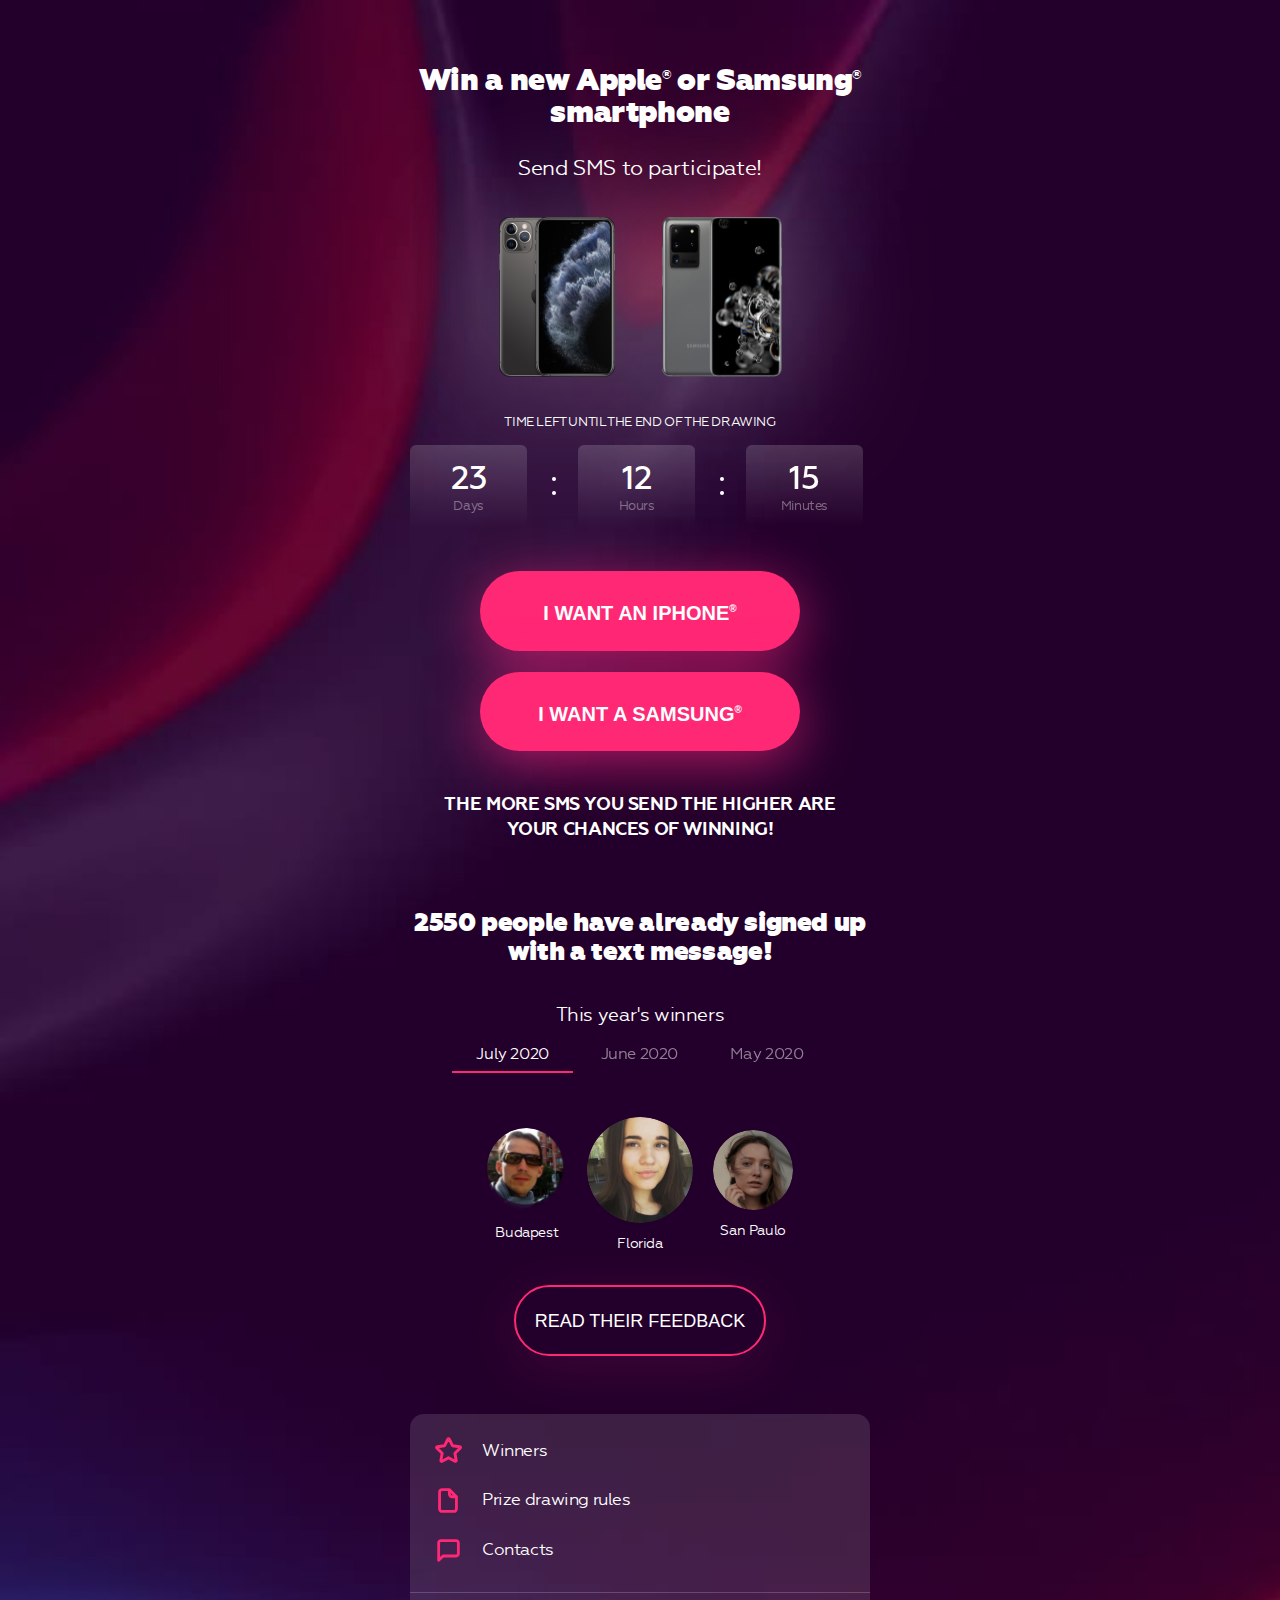
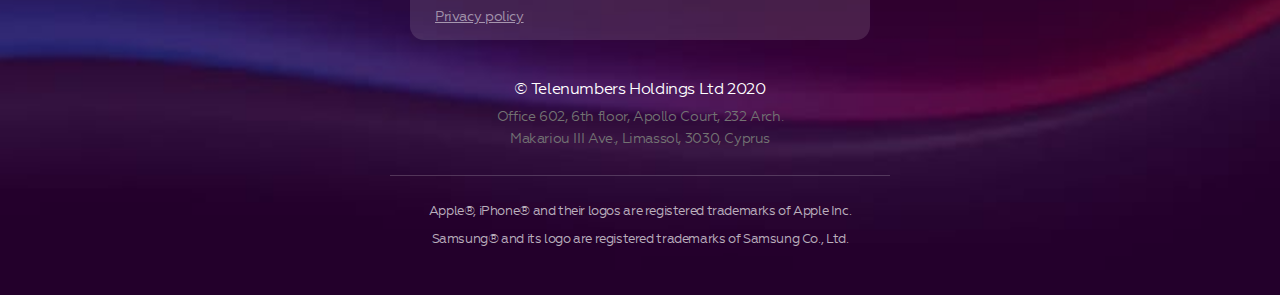
<file: index.html>
<!DOCTYPE html>
<html lang="en">
<head>
    <!-- Google Tag Manager -->
    <script>(function(w,d,s,l,i){w[l]=w[l]||[];w[l].push({'gtm.start':
    new Date().getTime(),event:'gtm.js'});var f=d.getElementsByTagName(s)[0],
    j=d.createElement(s),dl=l!='dataLayer'?'&l='+l:'';j.async=true;j.src=
    'https://www.googletagmanager.com/gtm.js?id='+i+dl;f.parentNode.insertBefore(j,f);
    })(window,document,'script','dataLayer','GTM-MFJRRHP');</script>
    <!-- End Google Tag Manager -->

    <!-- Global site tag (gtag.js) - Google Analytics -->
    <script async src="https://www.googletagmanager.com/gtag/js?id=UA-172728196-1"></script>
    <script>
      window.dataLayer = window.dataLayer || [];
      function gtag(){dataLayer.push(arguments);}
      gtag('js', new Date());

      gtag('config', 'UA-172728196-1');
    </script>

    <meta charset="UTF-8">
    <meta name="keywords" content=""/> 
    <meta name="description" content=""/>
    <meta http-equiv="Content-Security-Policy" content="default-src 'self'; script-src 'self' 'unsafe-inline' https:; manifest-src 'self'">
    <meta name="viewport" content="width=device-width, initial-scale=1.0, maximum-scale=1.0, user-scalable=yes"/>
    <link rel="apple-touch-icon" sizes="180x180" href="assets/images/apple-touch-icon.png">
    <link rel="icon" type="image/png" sizes="32x32" href="assets/images/favicon-32x32.png">
    <link rel="icon" type="image/png" sizes="16x16" href="assets/images/favicon-16x16.png">
    <link rel="manifest" href="assets/images/site.webmanifest">
    <link rel="mask-icon" href="assets/images/safari-pinned-tab.svg" color="#5bbad5">
    <link rel="shortcut icon" href="favicon.ico">
    <meta name="msapplication-TileColor" content="#da532c">
    <meta name="msapplication-config" content="assets/images/browserconfig.xml">
    <meta name="theme-color" content="#ffffff">
    <title>SMS Contest</title>
    <style>
        body {background-color: #30003D;}.holder {margin: 0 auto;padding: 0 20px;max-width: 376px;box-sizing: border-box;}h1 {font-weight: 900;font-size: 26px;line-height: 29px;margin-bottom: 14px;color: #ffffff;}p {color: #ffffff;}a {text-decoration: none;color: #ffffff;text-transform: uppercase;display: inline-block;font-weight: 900;outline: none;-webkit-tap-highlight-color: rgba(0,0,0,0);-webkit-tap-highlight-color: transparent;}.btn {display: block;background-color: #FF2875;}
    </style>
    <link rel="stylesheet" href="/assets/css/style.css?3">

    <!-- Facebook Pixel Code -->
    <script>
    !function(f,b,e,v,n,t,s)
    {if(f.fbq)return;n=f.fbq=function(){n.callMethod?
    n.callMethod.apply(n,arguments):n.queue.push(arguments)};
    if(!f._fbq)f._fbq=n;n.push=n;n.loaded=!0;n.version='2.0';
    n.queue=[];t=b.createElement(e);t.async=!0;
    t.src=v;s=b.getElementsByTagName(e)[0];
    s.parentNode.insertBefore(t,s)}(window, document,'script',
    'https://connect.facebook.net/en_US/fbevents.js');
    fbq('init', '325889015244980');
    fbq('track', 'PageView');
    </script>
    <noscript><img height="1" width="1" style="display:none"
    src="https://www.facebook.com/tr?id=325889015244980&ev=PageView&noscript=1"
    /></noscript>
    <!-- End Facebook Pixel Code -->
</head>
<body>
    <!-- Google Tag Manager (noscript) -->
    <noscript><iframe src="https://www.googletagmanager.com/ns.html?id=GTM-MFJRRHP"
    height="0" width="0" style="display:none;visibility:hidden"></iframe></noscript>
    <!-- End Google Tag Manager (noscript) -->

    <div class="layout">
        <main>
            <div class="holder">
                <h1>Win a new Apple<sup>&reg;</sup> or Samsung<sup>&reg;</sup> smartphone</h1>
                <p>Send SMS to participate!</p>
                <ul class="img-phone">
                    <li><a href="/sms?body=IPHONE" id="get_iphone"><img src="assets/images/img-phone1.png" alt="I WANT AN IPHONE"></a></li>
                    <li><a href="/sms?body=SAMSUNG" id="get_samsung"><img src="assets/images/img-phone2.png" alt="I WANT A SAMSUNG"></a></li>
                </ul>

                <div class="countdown-holder">
                    <h2>Time left until the end of the drawing</h2>
                    <div class="countdown" id="countdown"></div>
                </div>

                <button class="btn"><a id="get_iphone_l" href="/sms?body=IPHONE">I WANT AN IPHONE<sup>&reg;</sup></a></button>
                <button class="btn"><a id="get_samsung_l" href="/sms?body=SAMSUNG">I WANT A SAMSUNG<sup>&reg;</sup></a></button>
                <h2>THE MORE SMS YOU SEND THE HIGHER ARE YOUR CHANCES OF WINNING!</h2>
            </div>
        </main>

        <div id="bl-winners">
            <div class="holder">
                <h2>2550 people have already signed up with a text message!</h2>
                <p>This year's winners</p>

                <div class="tabs">
                    <ul>
                        <li><a href="#july">July 2020</a></li>
                        <li><a href="#june">June 2020</a></li>
                        <li><a href="#may">May 2020</a></li>
                    </ul>
                </div>

                <div class="content">
                    <ul id="july">
                        <li><img src="assets/images/winner1.png" alt="Max, 32, Budapest" title="Max, 32, Budapest">Budapest</li>
                        <li class="bigger"><img src="assets/images/winner2.png" alt="Miriam, 55, Florida" title="Miriam, 55, Florida">Florida</li>
                        <li><img src="assets/images/winner3.png" alt="Adriana, 21, San Paulo" title="Adriana, 21, San Paulo">San Paulo</li>
                    </ul>
                    <ul id="june">
                        <li><img src="assets/images/winner4.png" alt="Olivia, 18, Brisbane" title="Olivia, 18, Brisbane">Brisbane</li>
                        <li class="bigger"><img src="assets/images/winner5.png" alt="Aarnav, 29, Mumbai" title="Aarnav, 29, Mumbai">Mumbai</li>
                        <li><img src="assets/images/winner6.png" alt="Catalina, 39, Madrid" title="Catalina, 39, Madrid">Madrid</li>
                    </ul>
                    <ul id="may">
                        <li><img src="assets/images/winner7.png" alt="Lola, 29, Berlin" title="Lola, 29, Berlin">Berlin</li>
                        <li class="bigger"><img src="assets/images/winner8.png" alt="Catherine, 21, Sarajevo" title="Catherine, 21, Sarajevo">Sarajevo</li>
                        <li><img src="assets/images/winner9.png" alt="Ben, 35, Vancouver" title="Ben, 35, Vancouver">Vancouver</li>
                    </ul>
                </div>                

                <button class="btn"><a href="/winners.html">read their feedback</a></button>
            </div>
        </div>

        <div id="mn-main" class="holder">
            <div class="wrap">
                <ul>
                    <li class="winners"><a href="/winners.html">Winners</a></li>
                    <li class="rules"><a href="/rules.html">Prize drawing rules</a></li>
                    <li class="contacts"><a href="/contacts.html">Contacts</a></li>
                </ul>
                <a href="privacy.html" class="privacy">Privacy policy</a>
            </div>
        </div>

        <footer>
            <div class="holder">
                <div id="copyright">&copy; Telenumbers Holdings Ltd 2020</div>
                <div id="address">Office 602, 6th floor, Apollo Court, 232 Arch. Makariou III Ave., Limassol, 3030, Cyprus</div>
            </div>
            <div class="holder" id="trademarks">
                <p>Apple&reg;, iPhone&reg; and their logos are registered trademarks of Apple Inc.</p>
                <p>Samsung&reg; and its logo are registered trademarks of Samsung Co., Ltd.</p>
            </div>
        </footer>
    </div>  

    <!-- Add Pixel Events to the button's click handler -->
    <script type="text/javascript">
      var button = document.getElementById('get_iphone_l');
      button.addEventListener(
        'click', 
        function() { 
          fbq('trackCustom', 'get_iphone_l');          
        },
        false
      );
    </script>

    <!-- Add Pixel Events to the button's click handler -->
    <script type="text/javascript">
      var button = document.getElementById('get_samsung_l');
      button.addEventListener(
        'click', 
        function() { 
          fbq('trackCustom', 'get_samsung_l');          
        },
        false
      );
    </script>

    <script type="text/javascript" src="assets/js/scripts.js?2"></script>
</body>
</html>
</file>
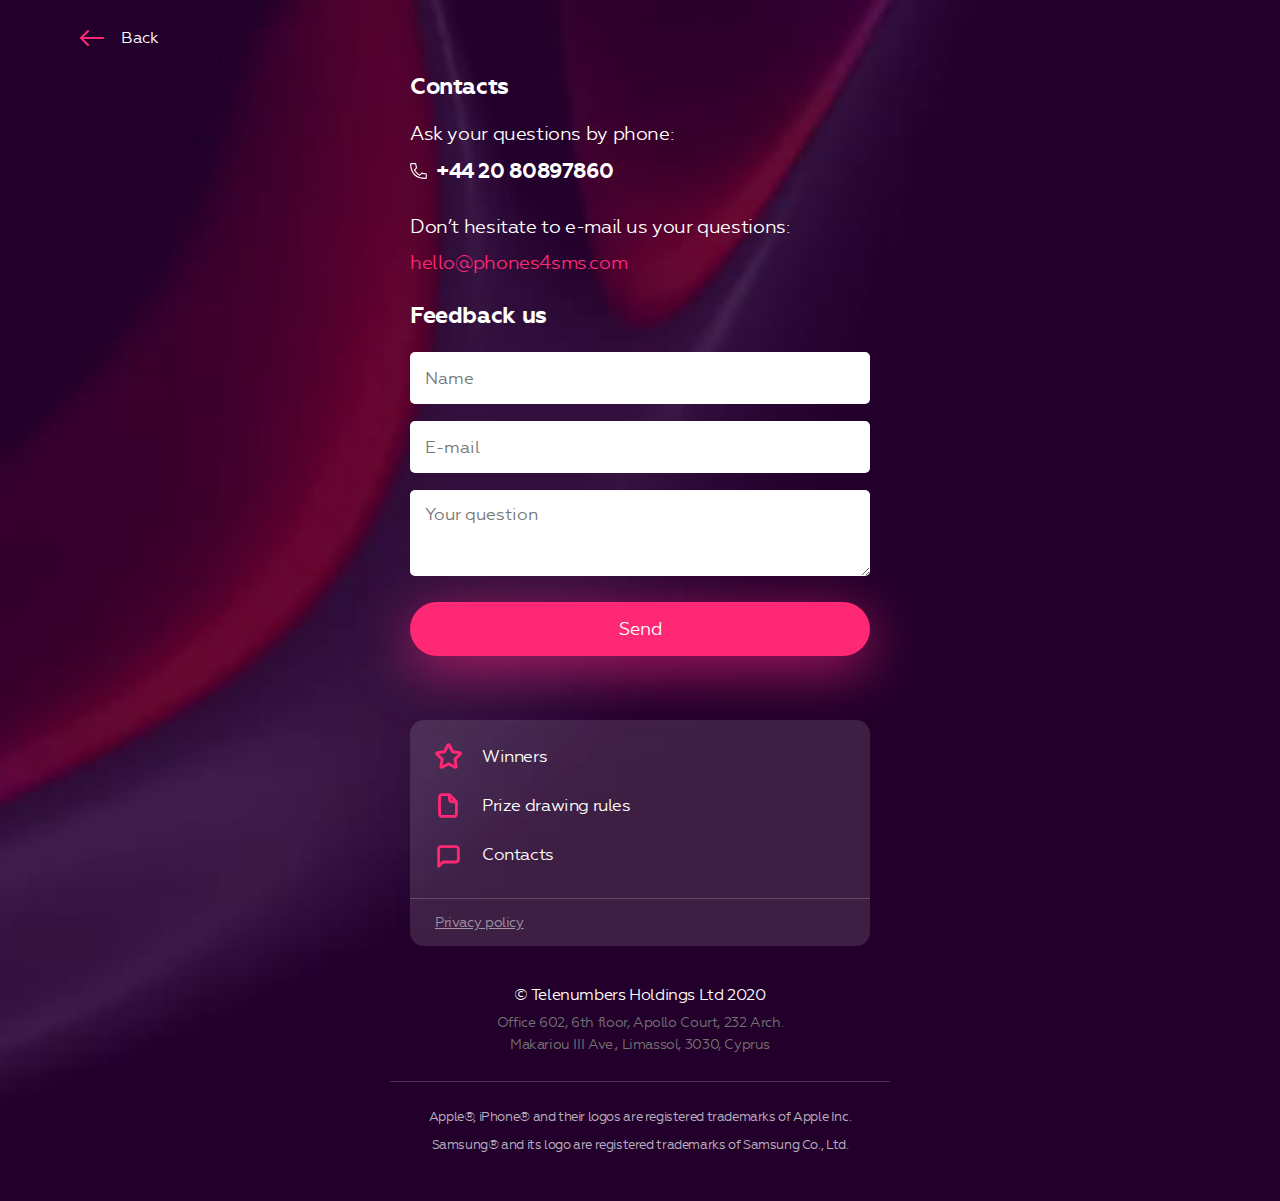
<file: contacts.html>
<!DOCTYPE html>
<html lang="en">
<head>
    <!-- Google Tag Manager -->
    <script>(function(w,d,s,l,i){w[l]=w[l]||[];w[l].push({'gtm.start':
    new Date().getTime(),event:'gtm.js'});var f=d.getElementsByTagName(s)[0],
    j=d.createElement(s),dl=l!='dataLayer'?'&l='+l:'';j.async=true;j.src=
    'https://www.googletagmanager.com/gtm.js?id='+i+dl;f.parentNode.insertBefore(j,f);
    })(window,document,'script','dataLayer','GTM-MFJRRHP');</script>
    <!-- End Google Tag Manager -->

    <!-- Global site tag (gtag.js) - Google Analytics -->
    <script async src="https://www.googletagmanager.com/gtag/js?id=UA-172728196-1"></script>
    <script>
      window.dataLayer = window.dataLayer || [];
      function gtag(){dataLayer.push(arguments);}
      gtag('js', new Date());

      gtag('config', 'UA-172728196-1');
    </script>

    <meta charset="UTF-8">
    <meta name="keywords" content=""/> 
    <meta name="description" content=""/>
    <meta http-equiv="Content-Security-Policy" content="default-src 'self'; script-src 'self' 'unsafe-inline' https:; manifest-src 'self'">
    <meta name="viewport" content="width=device-width, initial-scale=1.0, maximum-scale=1.0, user-scalable=yes"/>
    <link rel="apple-touch-icon" sizes="180x180" href="assets/images/apple-touch-icon.png">
	<link rel="icon" type="image/png" sizes="32x32" href="assets/images/favicon-32x32.png">
    <link rel="icon" type="image/png" sizes="16x16" href="assets/images/favicon-16x16.png">
    <link rel="manifest" href="assets/images/site.webmanifest">
    <link rel="mask-icon" href="assets/images/safari-pinned-tab.svg" color="#5bbad5">
    <link rel="shortcut icon" href="favicon.ico">
    <meta name="msapplication-TileColor" content="#da532c">
	<meta name="msapplication-config" content="assets/images/browserconfig.xml">
	<meta name="theme-color" content="#ffffff">
    <title>SMS Contest</title>
    <style>
        body {background-color: #30003D;}.holder {margin: 0 auto;padding: 0 20px;max-width: 376px;box-sizing: border-box;}h1 {font-weight: 900;font-size: 26px;line-height: 29px;margin-bottom: 14px;color: #ffffff;}p {color: #ffffff;}a {text-decoration: none;color: #ffffff;text-transform: uppercase;display: inline-block;font-weight: 900;outline: none;-webkit-tap-highlight-color: rgba(0,0,0,0);-webkit-tap-highlight-color: transparent;}.btn {display: block;background-color: #FF2875;}
    </style>
    <link rel="stylesheet" href="/assets/css/style.css?3">

    <!-- Facebook Pixel Code -->
    <script>
    !function(f,b,e,v,n,t,s)
    {if(f.fbq)return;n=f.fbq=function(){n.callMethod?
    n.callMethod.apply(n,arguments):n.queue.push(arguments)};
    if(!f._fbq)f._fbq=n;n.push=n;n.loaded=!0;n.version='2.0';
    n.queue=[];t=b.createElement(e);t.async=!0;
    t.src=v;s=b.getElementsByTagName(e)[0];
    s.parentNode.insertBefore(t,s)}(window, document,'script',
    'https://connect.facebook.net/en_US/fbevents.js');
    fbq('init', '325889015244980');
    fbq('track', 'PageView');
    </script>
    <noscript><img height="1" width="1" style="display:none"
    src="https://www.facebook.com/tr?id=325889015244980&ev=PageView&noscript=1"
    /></noscript>
    <!-- End Facebook Pixel Code -->
</head>
<body>
    <!-- Google Tag Manager (noscript) -->
    <noscript><iframe src="https://www.googletagmanager.com/ns.html?id=GTM-MFJRRHP"
    height="0" width="0" style="display:none;visibility:hidden"></iframe></noscript>
    <!-- End Google Tag Manager (noscript) -->

    <div class="layout">
        <div id="back"><a href="/" onclick="history.back();return false;">Back</a></div>

        <section class="inner">
            <div class="holder">
                <h1>Contacts</h1>

                <p>Ask your questions by phone:</p>
                <a href="tel:+442080897860" class="tel">+44 20 80897860</a>

                <p>Don’t hesitate to e-mail us your questions:</p>
                <a href="mailto:info@konkurs.ru" class="mail">hello@phones4sms.com</a>

                <div class="form" id="feedback-form">
                    <h2>Feedback us</h2>

                    <form action="#" method="post">
                        <input type="text" name="name" placeholder="Name">
                        <input type="email" name="email" placeholder="E-mail" required>
                        <textarea name="text" placeholder="Your question" required></textarea>
                        <input type="submit" name="submit" class="btn" value="Send">
                    </form>

                    <div class="success">
                        <p>We have already received your request and will contact you soon</p>
                    </div>
                </div>                
            </div>
        </section>

        <div id="mn-main" class="holder">
            <div class="wrap">
                <ul>
                    <li class="winners"><a href="/winners.html">Winners</a></li>
                    <li class="rules"><a href="/rules.html">Prize drawing rules</a></li>
                    <li class="contacts"><a href="/contacts.html">Contacts</a></li>
                </ul>
                <a href="privacy.html" class="privacy">Privacy policy</a>
            </div>
        </div>

        <footer>
            <div class="holder">
                <div id="copyright">&copy; Telenumbers Holdings Ltd 2020</div>
                <div id="address">Office 602, 6th floor, Apollo Court, 232 Arch. Makariou III Ave., Limassol, 3030, Cyprus</div>
            </div>
            <div class="holder" id="trademarks">
                <p>Apple&reg;, iPhone&reg; and their logos are registered trademarks of Apple Inc.</p>
                <p>Samsung&reg; and its logo are registered trademarks of Samsung Co., Ltd.</p>
            </div>
        </footer>
    </div>

    <script type="text/javascript" src="assets/js/scripts.js?2"></script>
</body>
</html>
</file>
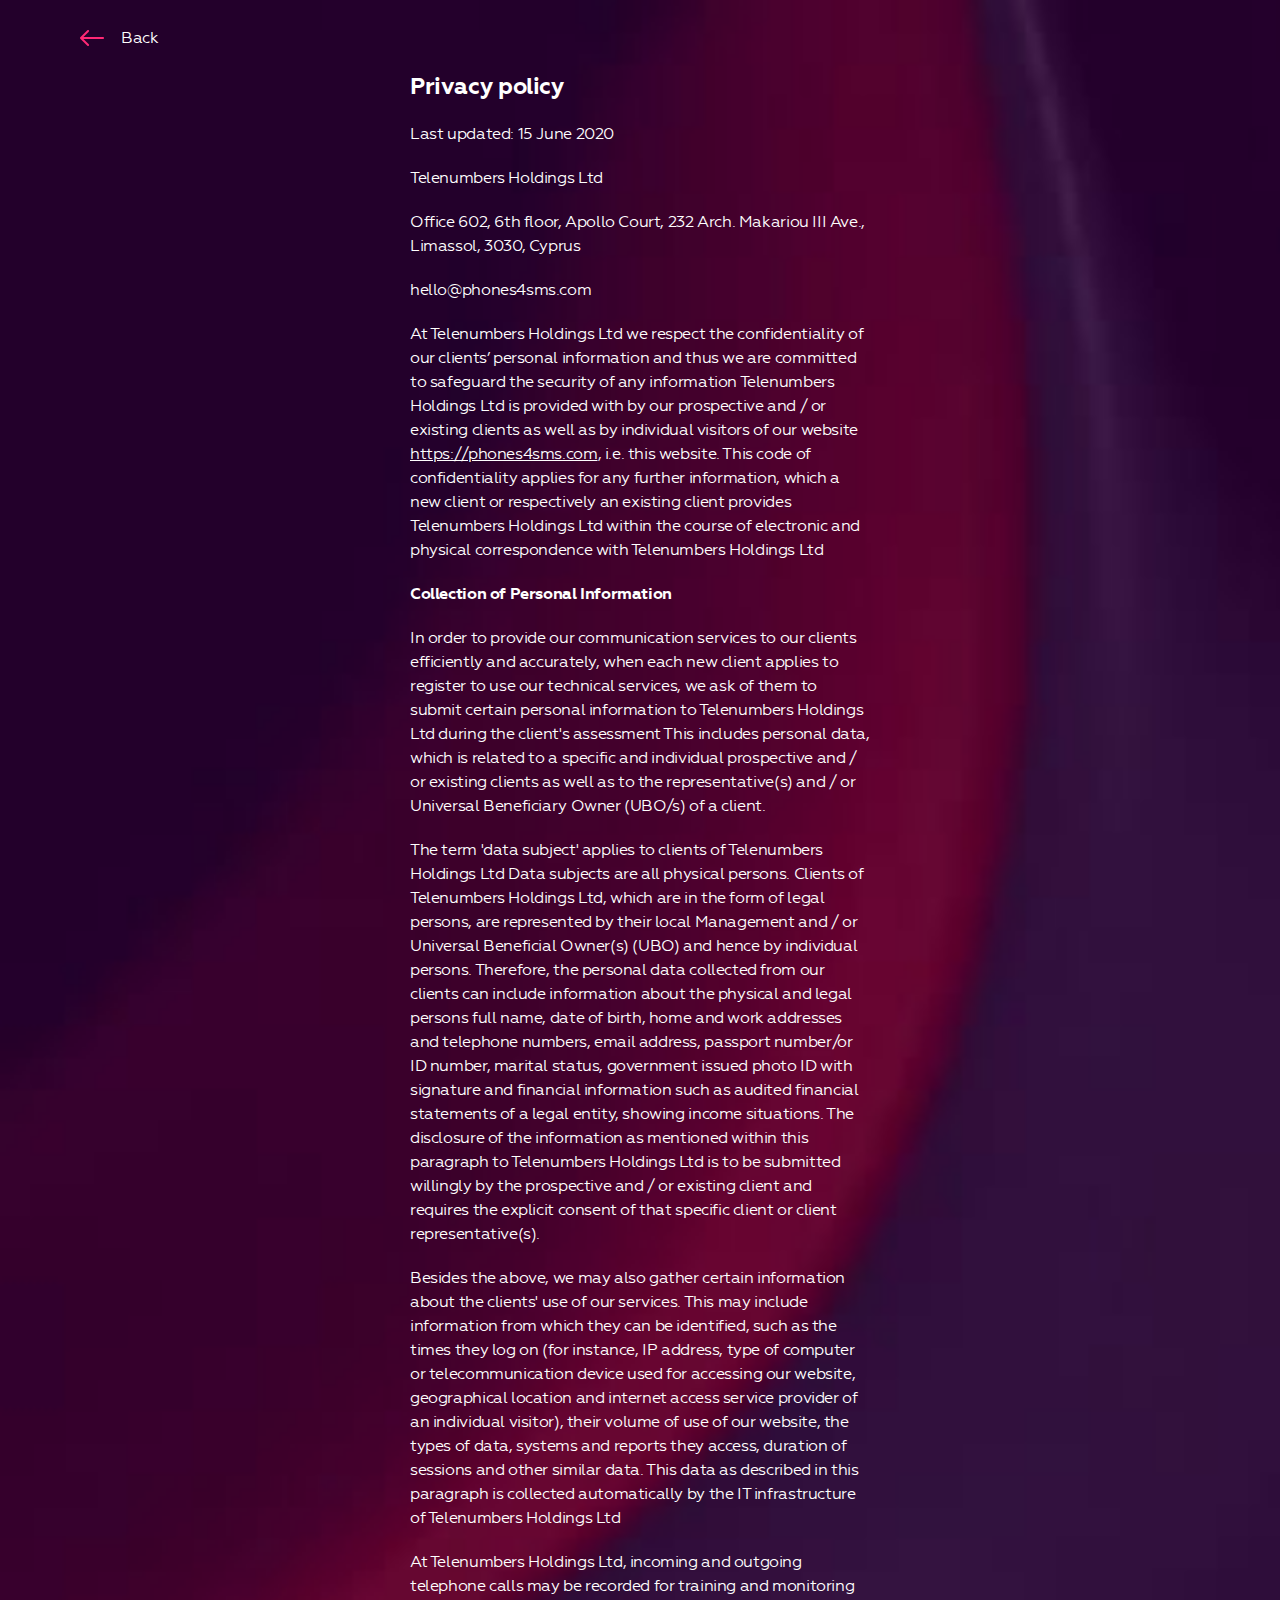
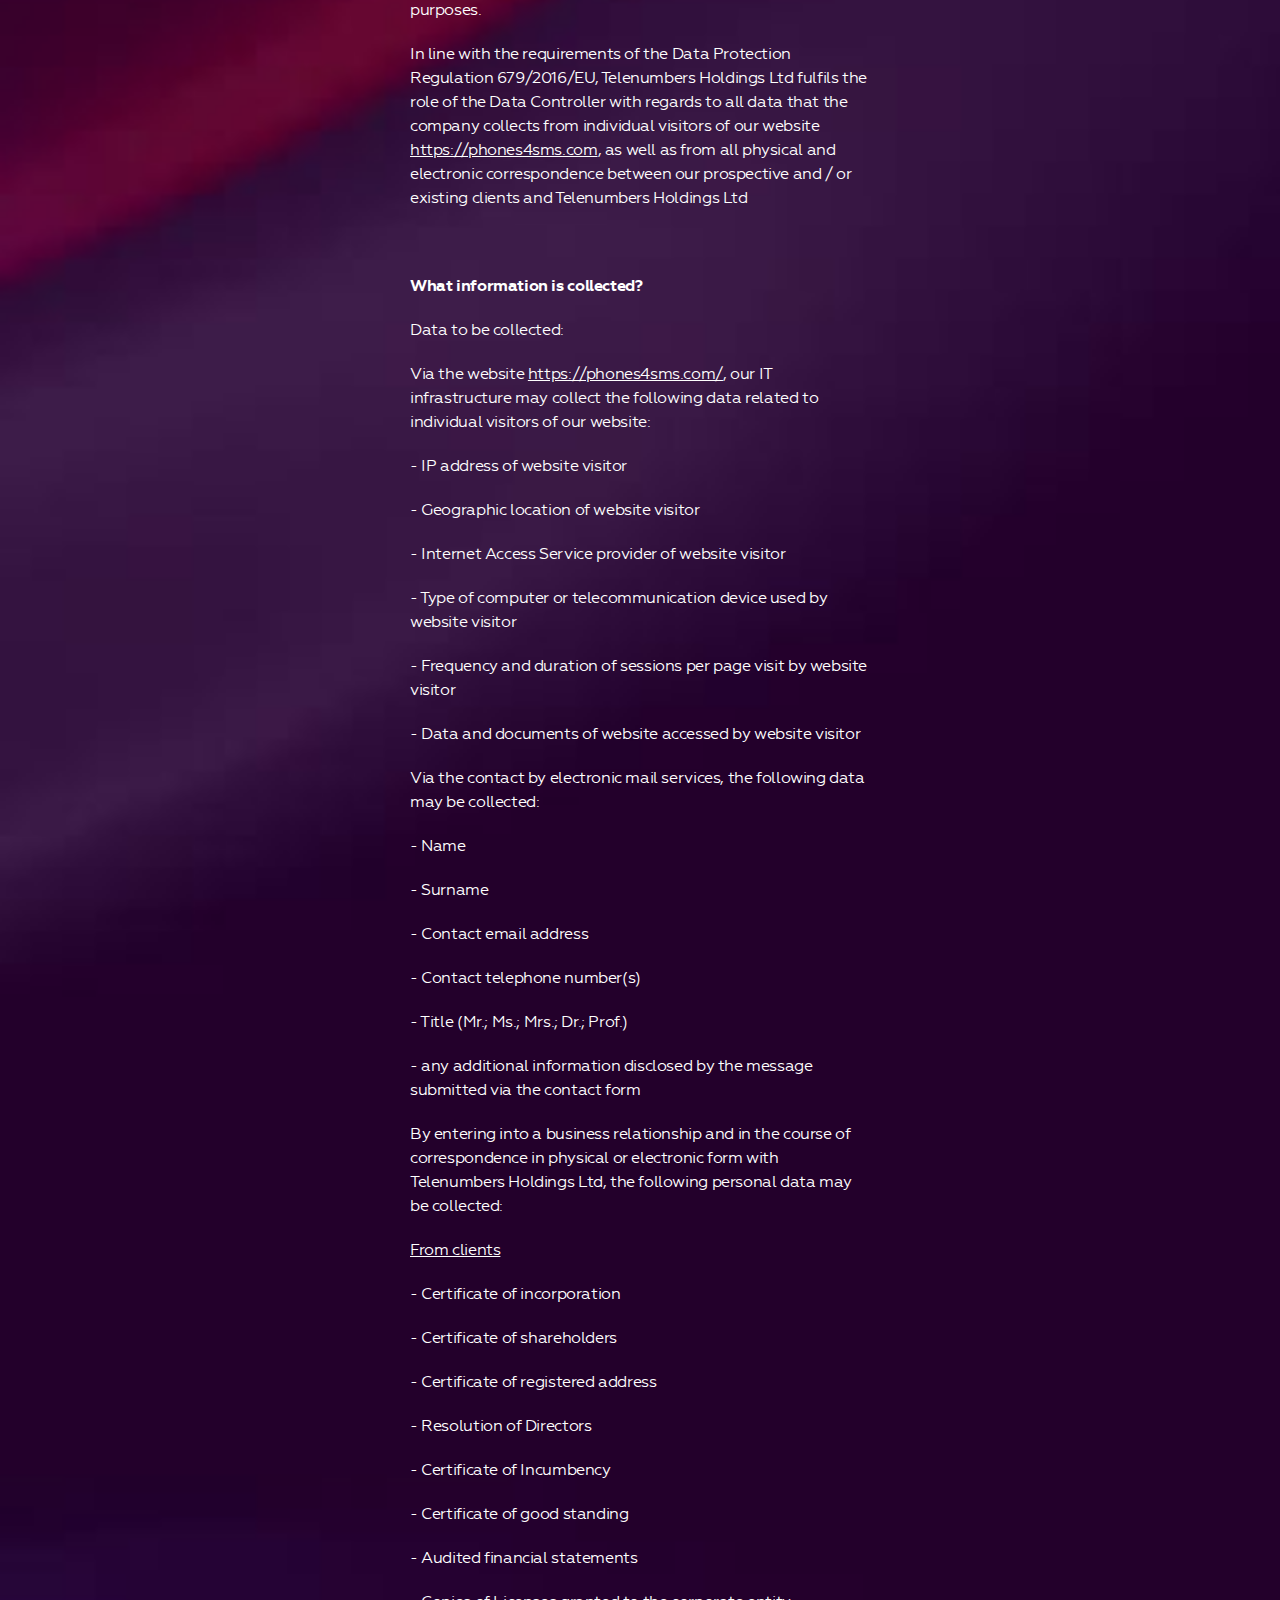
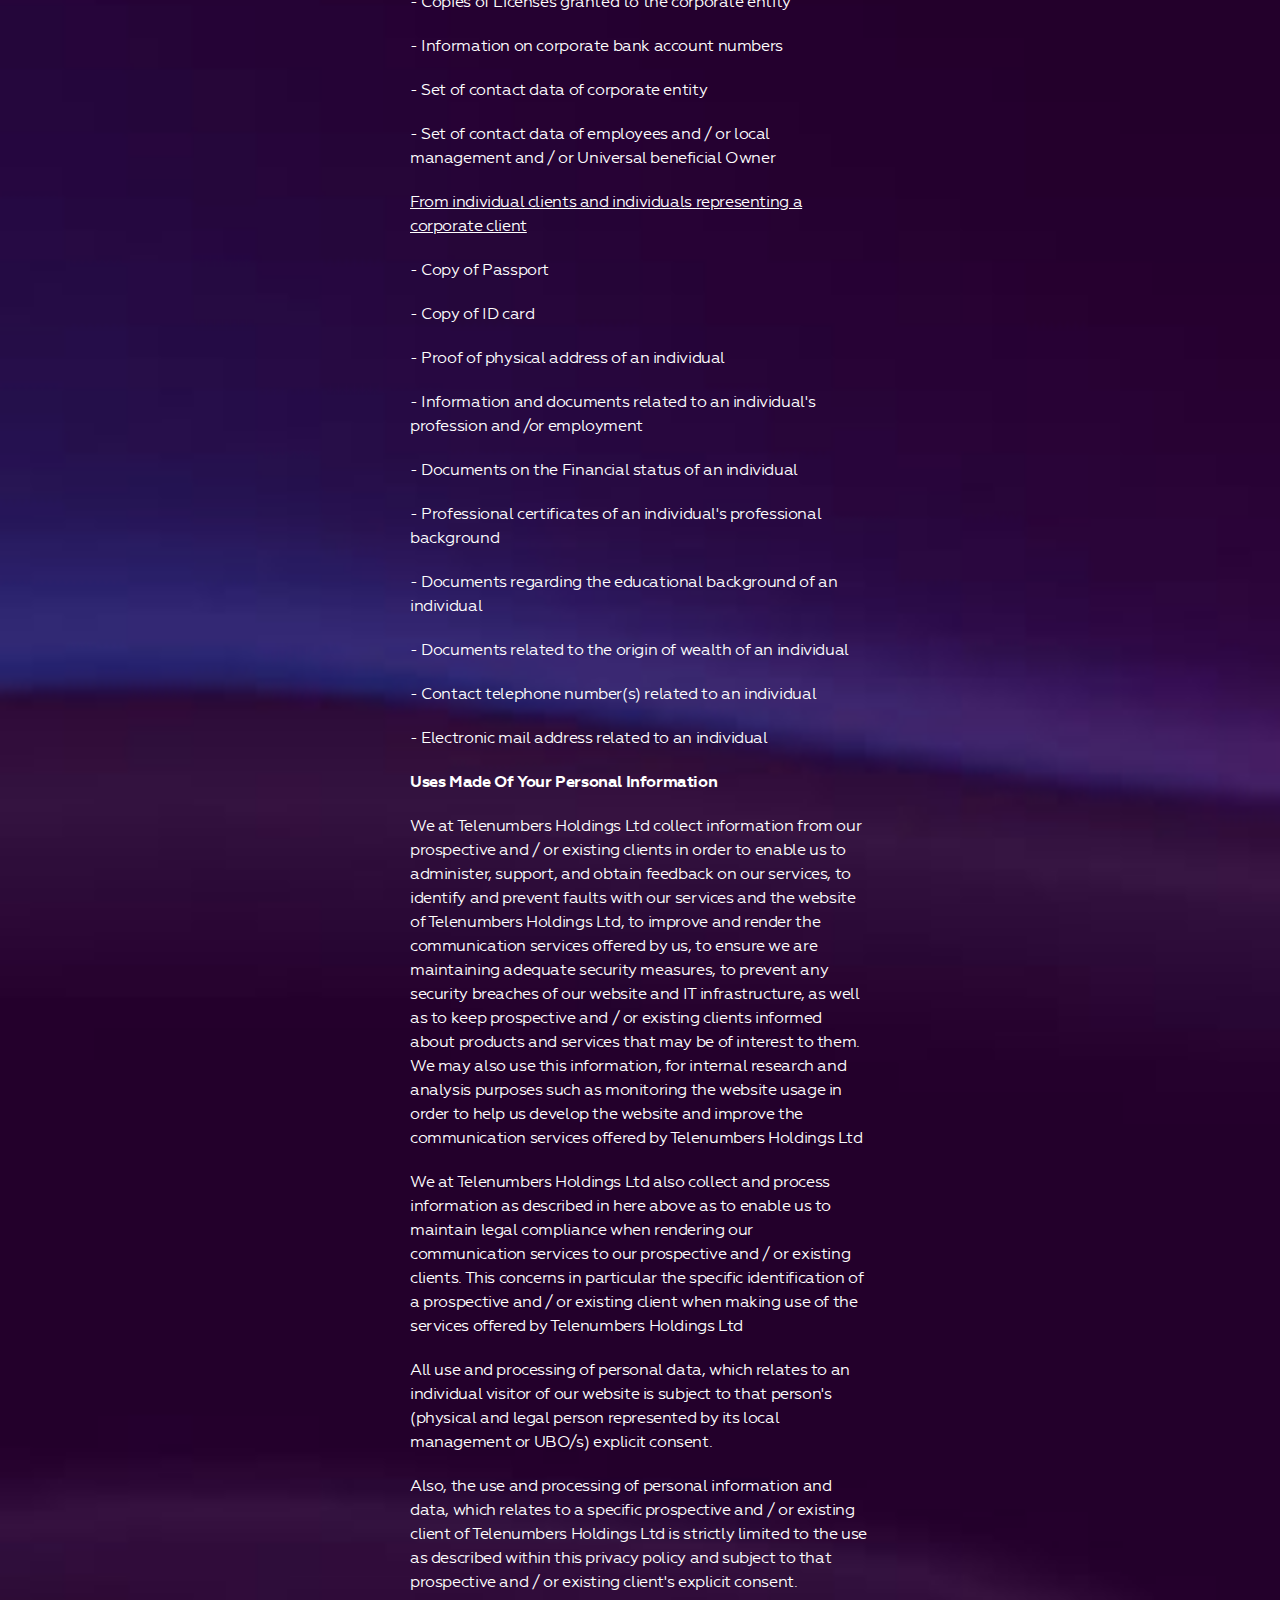
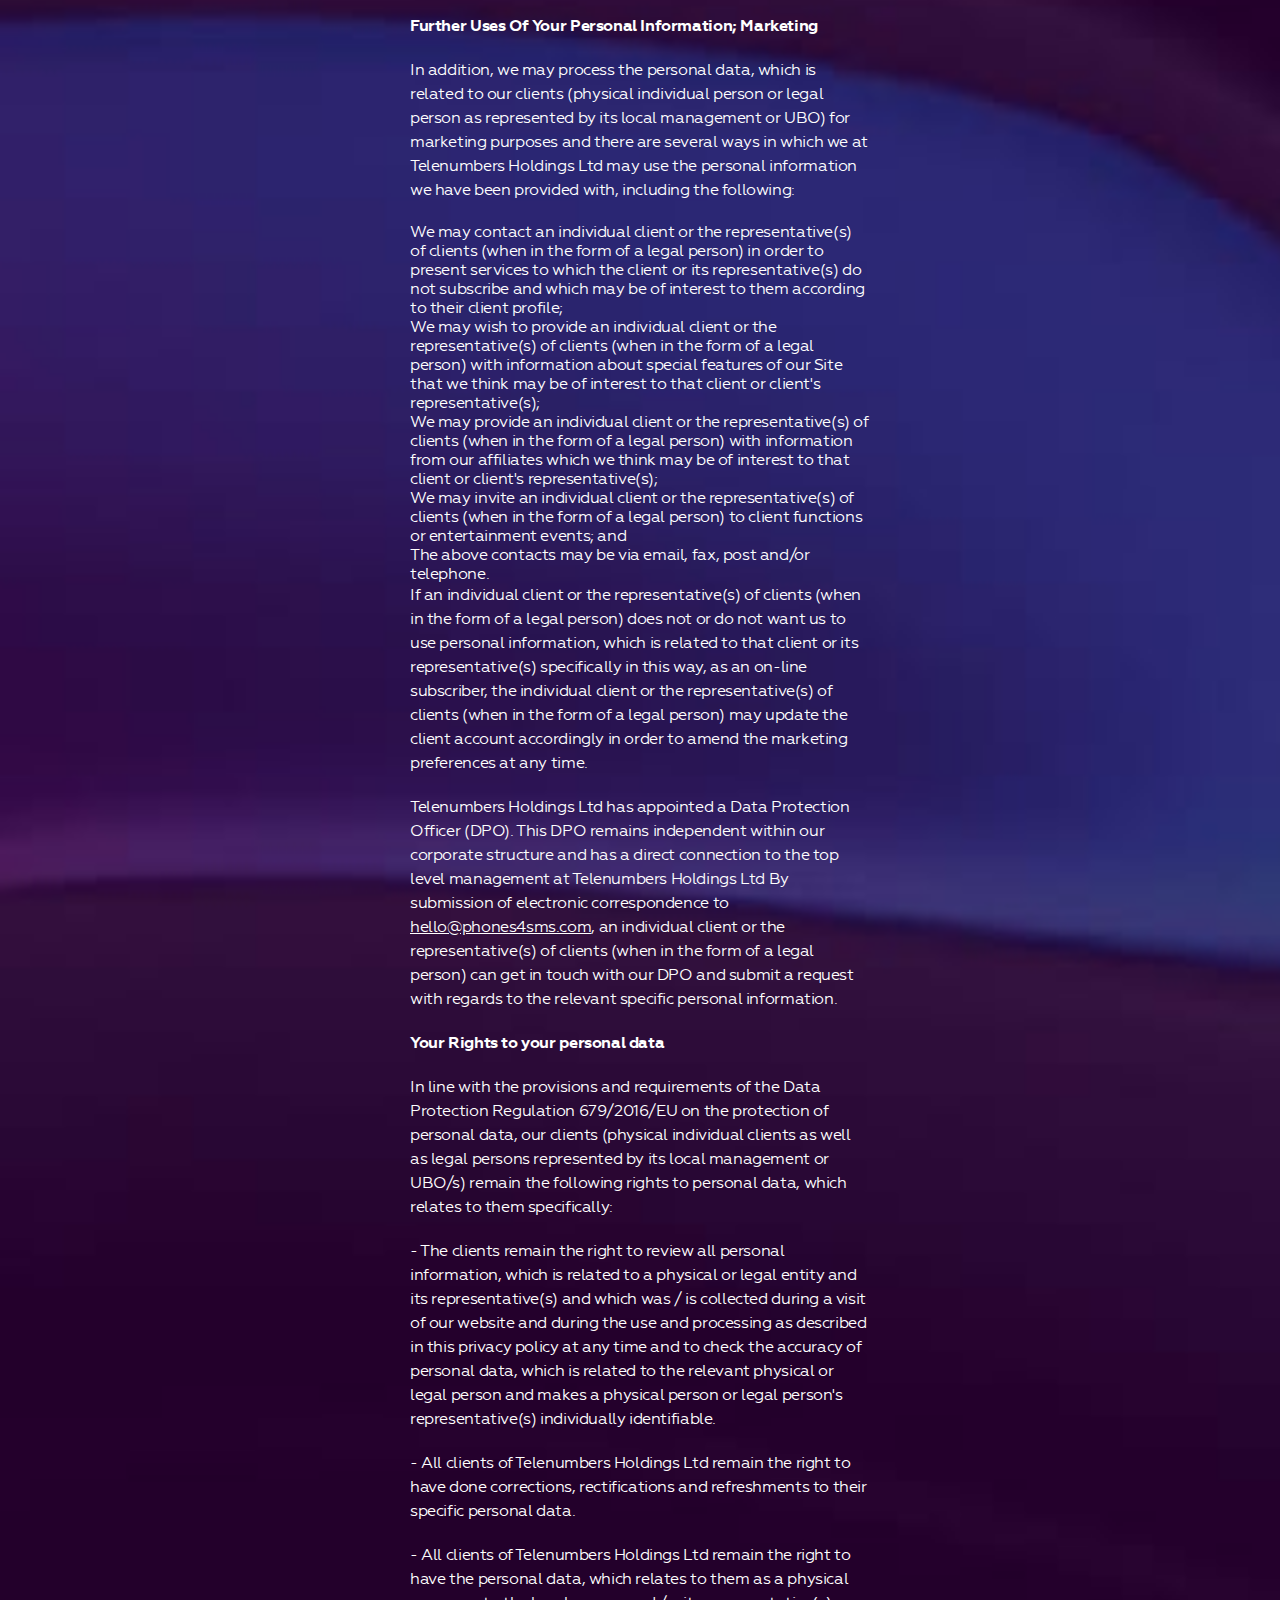
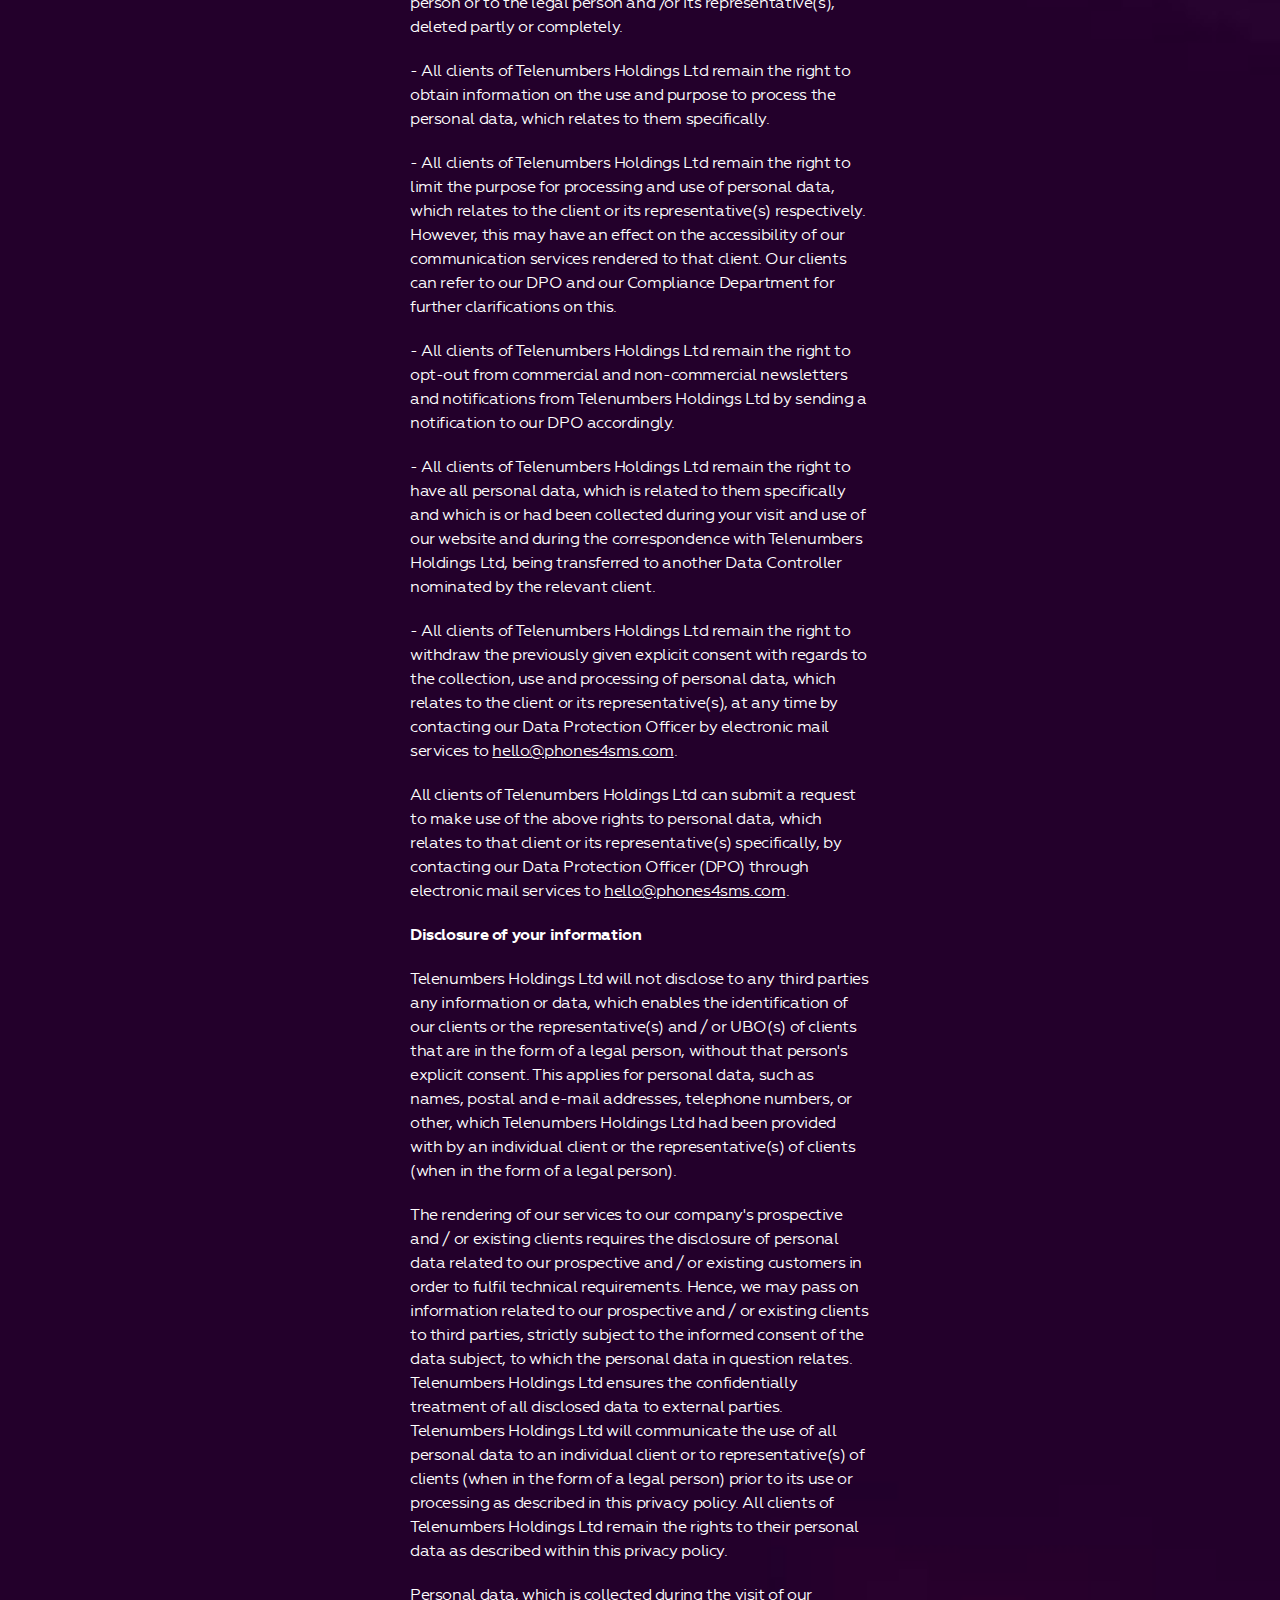
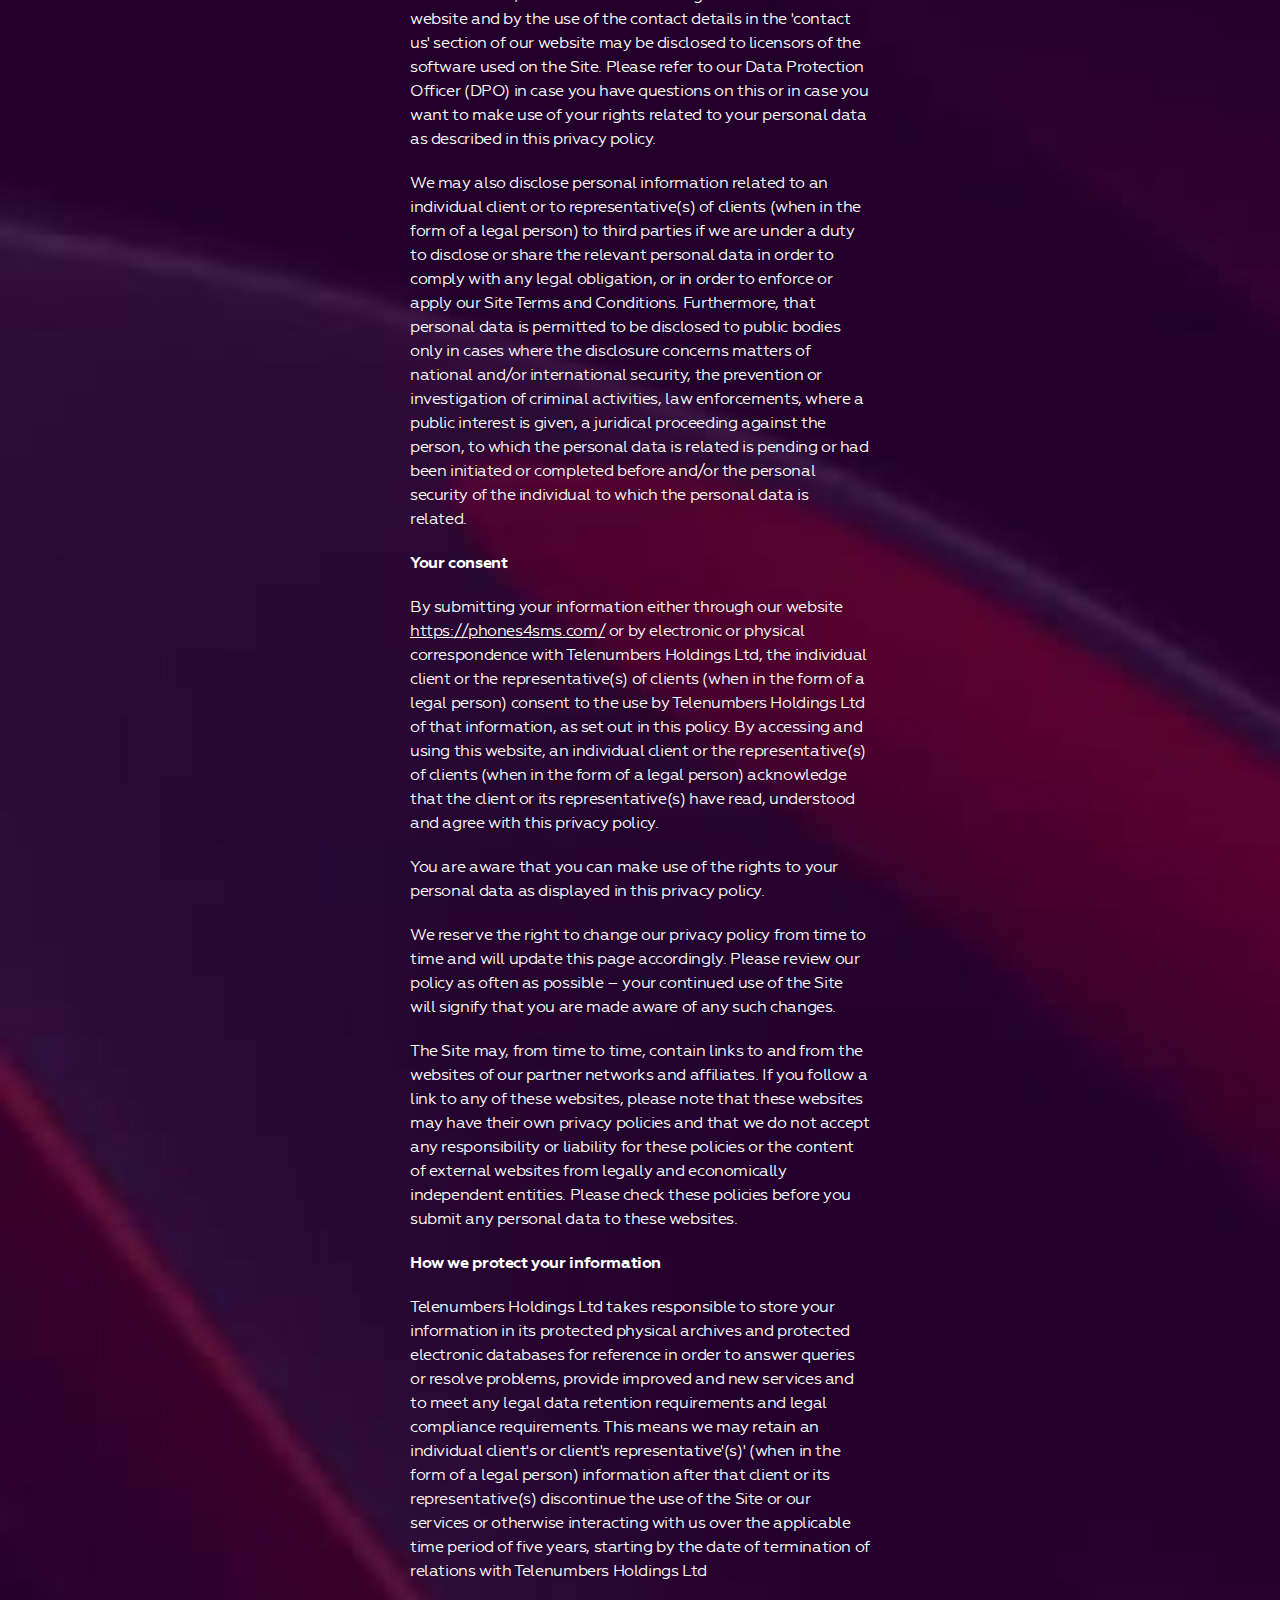
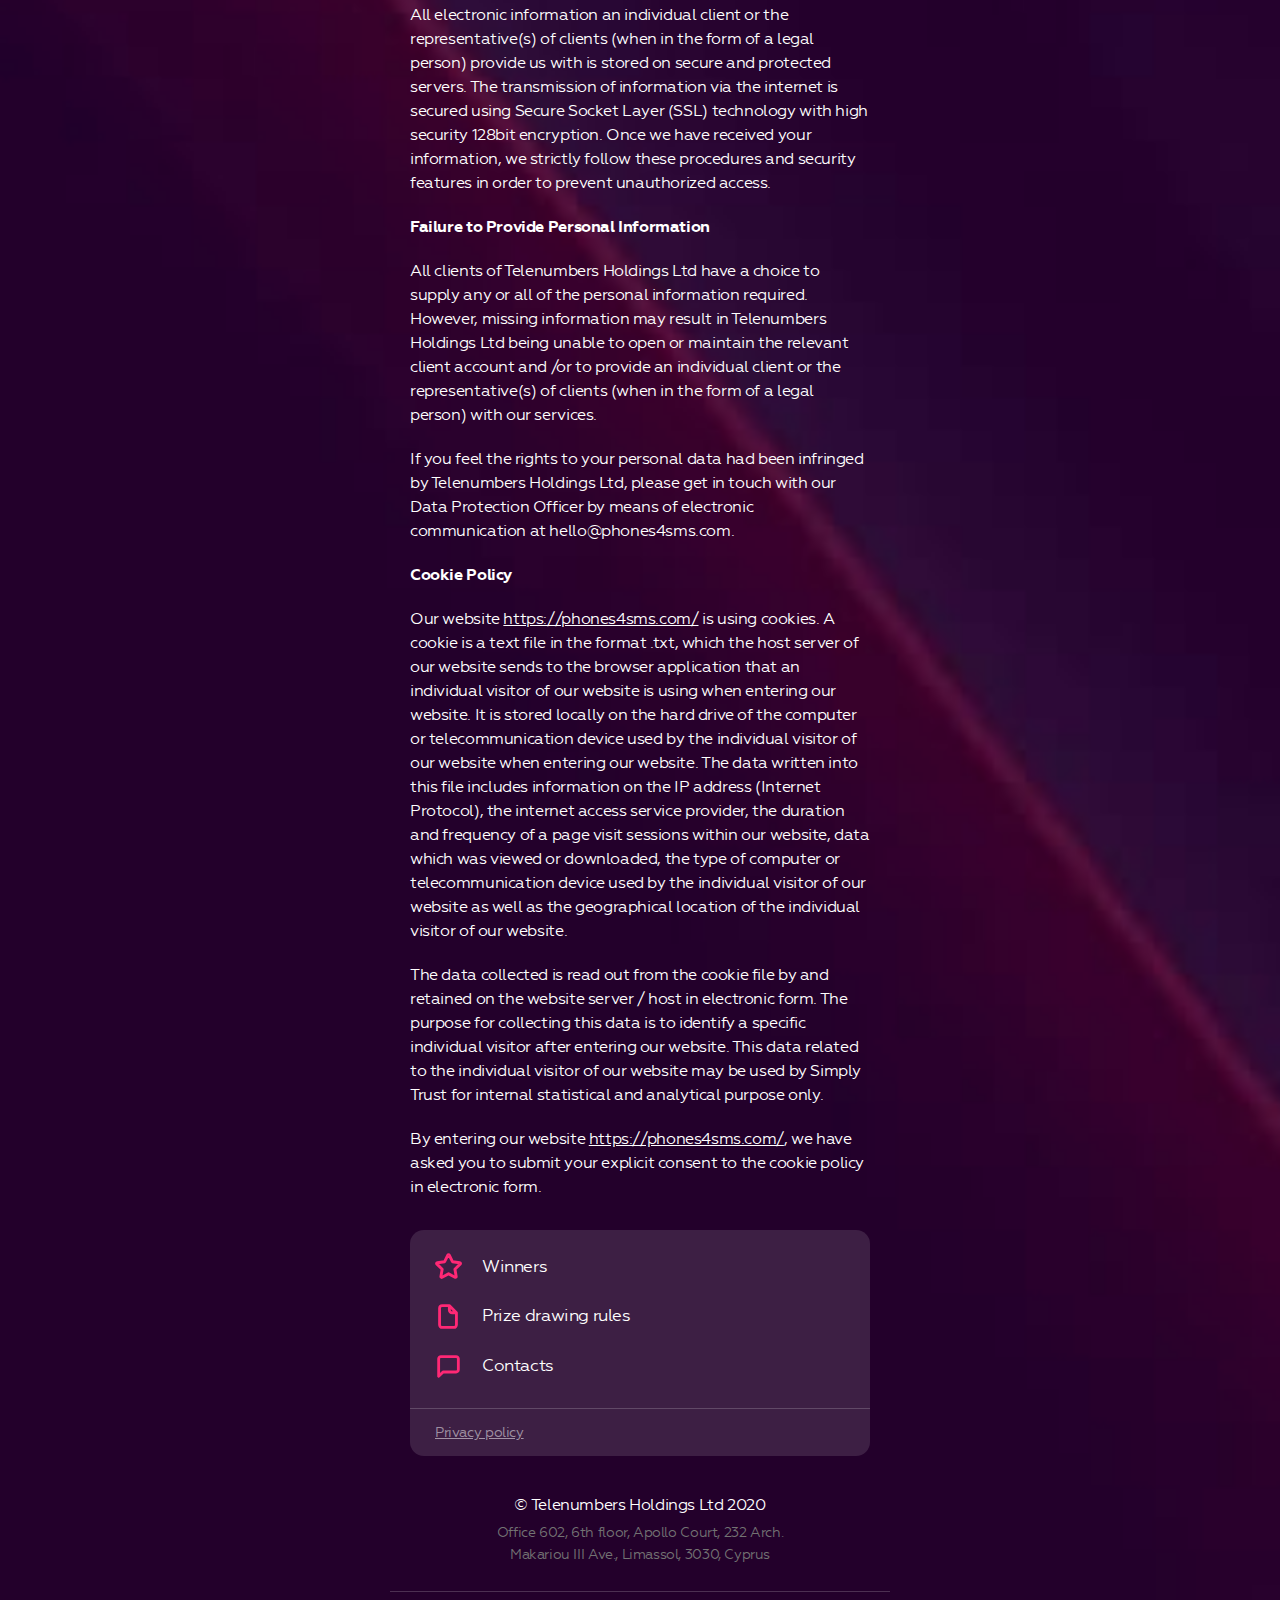
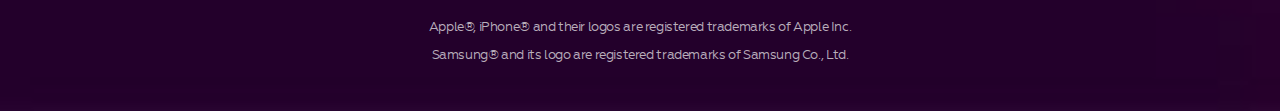
<file: privacy.html>
<!DOCTYPE html>
<html lang="en">
<head>
    <!-- Google Tag Manager -->
    <script>(function(w,d,s,l,i){w[l]=w[l]||[];w[l].push({'gtm.start':
    new Date().getTime(),event:'gtm.js'});var f=d.getElementsByTagName(s)[0],
    j=d.createElement(s),dl=l!='dataLayer'?'&l='+l:'';j.async=true;j.src=
    'https://www.googletagmanager.com/gtm.js?id='+i+dl;f.parentNode.insertBefore(j,f);
    })(window,document,'script','dataLayer','GTM-MFJRRHP');</script>
    <!-- End Google Tag Manager -->

    <!-- Global site tag (gtag.js) - Google Analytics -->
    <script async src="https://www.googletagmanager.com/gtag/js?id=UA-172728196-1"></script>
    <script>
      window.dataLayer = window.dataLayer || [];
      function gtag(){dataLayer.push(arguments);}
      gtag('js', new Date());

      gtag('config', 'UA-172728196-1');
    </script>

    <meta charset="UTF-8">
    <meta name="keywords" content=""/> 
    <meta name="description" content=""/>
    <meta http-equiv="Content-Security-Policy" content="default-src 'self'; script-src 'self' 'unsafe-inline' https:; manifest-src 'self'">
    <meta name="viewport" content="width=device-width, initial-scale=1.0, maximum-scale=1.0, user-scalable=yes"/>
    <link rel="apple-touch-icon" sizes="180x180" href="assets/images/apple-touch-icon.png">
	<link rel="icon" type="image/png" sizes="32x32" href="assets/images/favicon-32x32.png">
    <link rel="icon" type="image/png" sizes="16x16" href="assets/images/favicon-16x16.png">
    <link rel="manifest" href="assets/images/site.webmanifest">
    <link rel="mask-icon" href="assets/images/safari-pinned-tab.svg" color="#5bbad5">
    <link rel="shortcut icon" href="favicon.ico">
    <meta name="msapplication-TileColor" content="#da532c">
	<meta name="msapplication-config" content="assets/images/browserconfig.xml">
	<meta name="theme-color" content="#ffffff">
    <title>SMS Contest</title>
    <style>
        body {background-color: #30003D;}.holder {margin: 0 auto;padding: 0 20px;max-width: 376px;box-sizing: border-box;}h1 {font-weight: 900;font-size: 26px;line-height: 29px;margin-bottom: 14px;color: #ffffff;}p {color: #ffffff;}a {text-decoration: none;color: #ffffff;text-transform: uppercase;display: inline-block;font-weight: 900;outline: none;-webkit-tap-highlight-color: rgba(0,0,0,0);-webkit-tap-highlight-color: transparent;}.btn {display: block;background-color: #FF2875;}
    </style>
    <link rel="stylesheet" href="/assets/css/style.css?3">

    <!-- Facebook Pixel Code -->
    <script>
    !function(f,b,e,v,n,t,s)
    {if(f.fbq)return;n=f.fbq=function(){n.callMethod?
    n.callMethod.apply(n,arguments):n.queue.push(arguments)};
    if(!f._fbq)f._fbq=n;n.push=n;n.loaded=!0;n.version='2.0';
    n.queue=[];t=b.createElement(e);t.async=!0;
    t.src=v;s=b.getElementsByTagName(e)[0];
    s.parentNode.insertBefore(t,s)}(window, document,'script',
    'https://connect.facebook.net/en_US/fbevents.js');
    fbq('init', '325889015244980');
    fbq('track', 'PageView');
    </script>
    <noscript><img height="1" width="1" style="display:none"
    src="https://www.facebook.com/tr?id=325889015244980&ev=PageView&noscript=1"
    /></noscript>
    <!-- End Facebook Pixel Code -->
</head>
<body>
    <!-- Google Tag Manager (noscript) -->
    <noscript><iframe src="https://www.googletagmanager.com/ns.html?id=GTM-MFJRRHP"
    height="0" width="0" style="display:none;visibility:hidden"></iframe></noscript>
    <!-- End Google Tag Manager (noscript) -->

    <div class="layout">
        <div id="back"><a href="/" onclick="history.back();return false;">Back</a></div>

        <section class="inner privacy">
            <div class="holder">
                <h1>Privacy policy</h1>
                   
                <p>Last updated: 15 June 2020</p>
                    <p>Telenumbers Holdings Ltd</p>
                    <p>Office 602, 6th floor, Apollo Court, 232 Arch. Makariou III Ave., Limassol, 3030, Cyprus</p>
                    <p>hello@phones4sms.com</p>

                    <p>At Telenumbers Holdings Ltd we respect the confidentiality of our clients&rsquo; personal information
                        and thus we are
                        committed to safeguard the security of any information Telenumbers Holdings Ltd is provided with by our
                        prospective and
                        / or existing clients as well as by individual visitors of our website <a
                            href="https://phones4sms.com/">https://phones4sms.com</a>, i.e. this website. This code of
                        confidentiality applies
                        for any further information, which a new client or respectively an existing client provides Telenumbers Holdings Ltd
                        within the course of electronic and physical correspondence with Telenumbers Holdings Ltd</p>

                    <p><strong>Collection of Personal Information </strong></p>
                    <p>In order to provide our communication services to our clients efficiently and accurately, when
                        each new client
                        applies to register to use our technical services, we ask of them to submit certain personal
                        information to Telenumbers Holdings Ltd during the client's assessment This includes personal data, which is related to a
                        specific and
                        individual prospective and / or existing clients as well as to the representative(s) and / or
                        Universal
                        Beneficiary Owner (UBO/s) of a client.</p>

                    <p>The term 'data subject' applies to clients of Telenumbers Holdings Ltd Data subjects are all physical
                        persons. Clients
                        of Telenumbers Holdings Ltd, which are in the form of legal persons, are represented by their local
                        Management and / or
                        Universal Beneficial Owner(s) (UBO) and hence by individual persons. Therefore, the personal
                        data collected from
                        our clients can include information about the physical and legal persons full name, date of
                        birth, home and work
                        addresses and telephone numbers, email address, passport number/or ID number, marital status,
                        government issued
                        photo ID with signature and financial information such as audited financial statements of a
                        legal entity,
                        showing income situations. The disclosure of the information as mentioned within this paragraph
                        to Telenumbers Holdings Ltd is to be submitted willingly by the prospective and / or existing client and requires the
                        explicit consent
                        of that specific client or client representative(s).</p>

                    <p>Besides the above, we may also gather certain information about the clients' use of our services.
                        This may
                        include information from which they can be identified, such as the times they log on (for
                        instance, IP address,
                        type of computer or telecommunication device used for accessing our website,
                        geographical location and
                        internet access service provider of an individual visitor), their volume of use of our                         website, the
                        types of data, systems and reports they access, duration of sessions and other similar data.
                        This data as
                        described in this paragraph is collected automatically by the IT infrastructure of Telenumbers Holdings Ltd</p>

                    <p>At Telenumbers Holdings Ltd, incoming and outgoing telephone calls may be recorded for training and
                        monitoring purposes.
                    </p>

                    <p>In line with the requirements of the Data Protection Regulation 679/2016/EU, Telenumbers Holdings Ltd
                        fulfils the role
                        of the Data Controller with regards to all data that the company collects from individual
                        visitors of our
                        website <a href="https://phones4sms.com/">https://phones4sms.com</a>, as well as from all physical and electronic correspondence
                        between our
                        prospective and / or existing clients and Telenumbers Holdings Ltd</p>
                    <p><strong>&nbsp;</strong></p>
                    <p><strong>What information is collected?</strong></p>
                    <p>Data to be collected:</p>

                    <p>Via the website <a href="https://phones4sms.com/">https://phones4sms.com/</a>, our IT
                        infrastructure may
                        collect the following data related to individual visitors of our website:</p>

                    <p>- IP address of website visitor</p>
                    <p>- Geographic location of website visitor</p>
                    <p>- Internet Access Service provider of website visitor</p>
                    <p>- Type of computer or telecommunication device used by website visitor</p>
                    <p>- Frequency and duration of sessions per page visit by website visitor</p>
                    <p>- Data and documents of website accessed by website visitor</p>

                    <p>Via the contact by electronic mail services, the following data may be collected:</p>

                    <p>- Name</p>
                    <p>- Surname</p>
                    <p>- Contact email address</p>
                    <p>- Contact telephone number(s)</p>
                    <p>- Title (Mr.; Ms.; Mrs.; Dr.; Prof.)</p>
                    <p>- any additional information disclosed by the message submitted via the contact form</p>

                    <p>By entering into a business relationship and in the course of correspondence in physical or
                        electronic form with
                        Telenumbers Holdings Ltd, the following personal data may be collected:</p>

                    <p><u>From clients</u></p>
                    <p>- Certificate of incorporation</p>
                    <p>- Certificate of shareholders</p>
                    <p>- Certificate of registered address</p>
                    <p>- Resolution of Directors</p>
                    <p>- Certificate of Incumbency</p>
                    <p>- Certificate of good standing</p>
                    <p>- Audited financial statements</p>
                    <p>- Copies of Licenses granted to the corporate entity</p>
                    <p>- Information on corporate bank account numbers</p>
                    <p>- Set of contact data of corporate entity</p>
                    <p>- Set of contact data of employees and / or local management and / or Universal beneficial Owner
                    </p>

                    <p><u>From individual clients and individuals representing a corporate client</u></p>
                    <p>- Copy of Passport</p>
                    <p>- Copy of ID card</p>
                    <p>- Proof of physical address of an individual</p>
                    <p>- Information and documents related to an individual's profession and /or employment</p>
                    <p>- Documents on the Financial status of an individual</p>
                    <p>- Professional certificates of an individual's professional background</p>
                    <p>- Documents regarding the educational background of an individual</p>
                    <p>- Documents related to the origin of wealth of an individual</p>
                    <p>- Contact telephone number(s) related to an individual</p>
                    <p>- Electronic mail address related to an individual</p>


                    <p><strong>Uses Made Of Your Personal Information </strong></p>
                    <p>We at Telenumbers Holdings Ltd collect information from our prospective and / or existing clients in
                        order to enable us
                        to administer, support, and obtain feedback on our services, to identify and prevent faults with
                        our services
                        and the website of Telenumbers Holdings Ltd, to improve and render the communication services
                        offered by us,
                        to ensure we are maintaining adequate security measures, to prevent any security breaches of our
                        website and IT
                        infrastructure, as well as to keep prospective and / or existing clients informed about products
                        and services
                        that may be of interest to them. We may also use this information, for internal research and
                        analysis purposes
                        such as monitoring the website usage in order to help us develop the website and improve the
                        communication
                        services offered by Telenumbers Holdings Ltd</p>

                    <p>We at Telenumbers Holdings Ltd also collect and process information as described in here above as to
                        enable us to
                        maintain legal compliance when rendering our communication services to our prospective and / or
                        existing
                        clients. This concerns in particular the specific identification of a prospective and / or
                        existing client when
                        making use of the services offered by Telenumbers Holdings Ltd</p>

                    <p>All use and processing of personal data, which relates to an individual visitor of our                         website is
                        subject to that person's (physical and legal person represented by its local management or
                        UBO/s) explicit
                        consent.</p>

                    <p>Also, the use and processing of personal information and data, which relates to a specific
                        prospective and / or
                        existing client of Telenumbers Holdings Ltd is strictly limited to the use as described within this
                        privacy policy and
                        subject to that prospective and / or existing client's explicit consent.</p>


                    <p><strong>Further Uses Of Your Personal Information; Marketing </strong></p>
                    <p>In addition, we may process the personal data, which is related to our clients (physical
                        individual person or
                        legal person as represented by its local management or UBO) for marketing purposes and there are
                        several ways in
                        which we at Telenumbers Holdings Ltd may use the personal information we have been provided with,
                        including the
                        following:</p>

                    <ul>
                        <li>We may contact an individual client or the representative(s) of clients (when in the form of
                            a legal person)
                            in order to present services to which the client or its representative(s) do not subscribe
                            and which may be
                            of interest to them according to their client profile;</li>
                        <li>We may wish to provide an individual client or the representative(s) of clients (when in the
                            form of a legal
                            person) with information about special features of our Site that we think may be of interest
                            to that client
                            or client's representative(s);</li>
                        <li>We may provide an individual client or the representative(s) of clients (when in the form of
                            a legal person)
                            with information from our affiliates which we think may be of interest to that client or
                            client's
                            representative(s);</li>
                        <li>We may invite an individual client or the representative(s) of clients (when in the form of
                            a legal person)
                            to client functions or entertainment events; and</li>
                        <li>The above contacts may be via email, fax, post and/or telephone.</li>
                    </ul>

                    <p>If an individual client or the representative(s) of clients (when in the form of a legal person)
                        does not or do
                        not want us to use personal information, which is related to that client or its
                        representative(s) specifically
                        in this way, as an on-line subscriber, the individual client or the representative(s) of clients
                        (when in the
                        form of a legal person) may update the client account accordingly in order to amend the
                        marketing preferences at
                        any time.</p>

                    <p>Telenumbers Holdings Ltd has appointed a Data Protection Officer (DPO). This DPO remains independent
                        within our
                        corporate structure and has a direct connection to the top level management at Telenumbers Holdings Ltd
                        By submission
                        of electronic correspondence to <a href="mailto:hello@phones4sms.com">hello@phones4sms.com</a>, an
                        individual client or
                        the representative(s) of clients (when in the form of a legal person) can get in touch with our
                        DPO and submit a
                        request with regards to the relevant specific personal information.</p>

                    <p><strong>Your Rights to your personal data</strong></p>
                    <p>In line with the provisions and requirements of the Data Protection Regulation 679/2016/EU on the
                        protection of
                        personal data, our clients (physical individual clients as well as legal persons represented by
                        its local
                        management or UBO/s) remain the following rights to personal data, which relates to them
                        specifically:</p>

                    <p>- The clients remain the right to review all personal information, which is related to a physical
                        or legal entity
                        and its representative(s) and which was / is collected during a visit of our website
                        and during the
                        use and processing as described in this privacy policy at any time and to check the accuracy of
                        personal data,
                        which is related to the relevant physical or legal person and makes a physical person or legal
                        person's
                        representative(s) individually identifiable.</p>

                    <p>- All clients of Telenumbers Holdings Ltd remain the right to have done corrections, rectifications and
                        refreshments to
                        their specific personal data.</p>

                    <p>- All clients of Telenumbers Holdings Ltd remain the right to have the personal data, which relates to
                        them as a
                        physical person or to the legal person and /or its representative(s), deleted partly or
                        completely.</p>

                    <p>- All clients of Telenumbers Holdings Ltd remain the right to obtain information on the use and purpose
                        to process the
                        personal data, which relates to them specifically.</p>

                    <p>- All clients of Telenumbers Holdings Ltd remain the right to limit the purpose for processing and use
                        of personal data,
                        which relates to the client or its representative(s) respectively. However, this may have an
                        effect on the
                        accessibility of our communication services rendered to that client. Our clients can refer to
                        our DPO and our
                        Compliance Department for further clarifications on this.</p>

                    <p>- All clients of Telenumbers Holdings Ltd remain the right to opt-out from commercial and non-commercial
                        newsletters and
                        notifications from Telenumbers Holdings Ltd by sending a notification to our DPO accordingly.</p>

                    <p>- All clients of Telenumbers Holdings Ltd remain the right to have all personal data, which is related
                        to them
                        specifically and which is or had been collected during your visit and use of our                         website and during
                        the correspondence with Telenumbers Holdings Ltd, being transferred to another Data Controller
                        nominated by the
                        relevant client.</p>

                    <p>- All clients of Telenumbers Holdings Ltd remain the right to withdraw the previously given explicit
                        consent with
                        regards to the collection, use and processing of personal data, which relates to the client or
                        its
                        representative(s), at any time by contacting our Data Protection Officer by electronic mail
                        services to <a href="mailto:hello@phones4sms.com">hello@phones4sms.com</a>.</p>

                    <p>All clients of Telenumbers Holdings Ltd can submit a request to make use of the above rights to personal
                        data, which
                        relates to that client or its representative(s) specifically, by contacting our Data Protection
                        Officer (DPO)
                        through electronic mail services to <a href="mailto:hello@phones4sms.com">hello@phones4sms.com</a>.</p>

                    <p><strong>Disclosure of your information </strong>&nbsp;</p>
                    <p>Telenumbers Holdings Ltd will not disclose to any third parties any information or data, which enables
                        the
                        identification of our clients or the representative(s) and / or UBO(s) of clients that are in
                        the form of a
                        legal person, without that person's explicit consent. This applies for personal data, such as
                        names, postal and
                        e-mail addresses, telephone numbers, or other, which Telenumbers Holdings Ltd had been provided with by
                        an individual
                        client or the representative(s) of clients (when in the form of a legal person).</p>

                    <p>The rendering of our services to our company's prospective and / or existing clients requires the
                        disclosure of
                        personal data related to our prospective and / or existing customers in order to fulfil
                        technical requirements.
                        Hence, we may pass on information related to our prospective and / or existing clients to third
                        parties,
                        strictly subject to the informed consent of the data subject, to which the personal data in
                        question relates.
                        Telenumbers Holdings Ltd ensures the confidentially treatment of all disclosed data to external
                        parties. Telenumbers Holdings Ltd will communicate the use of all personal data to an individual client or to
                        representative(s) of clients
                        (when in the form of a legal person) prior to its use or processing as described in this privacy
                        policy. All
                        clients of Telenumbers Holdings Ltd remain the rights to their personal data as described within this
                        privacy policy.
                    </p>

                    <p>Personal data, which is collected during the visit of our website and by the use of the
                        contact details
                        in the 'contact us' section of our website may be disclosed to licensors of the
                        software used on the
                        Site. Please refer to our Data Protection Officer (DPO) in case you have questions on this or in
                        case you want
                        to make use of your rights related to your personal data as described in this privacy policy.
                    </p>

                    <p>We may also disclose personal information related to an individual client or to representative(s)
                        of clients
                        (when in the form of a legal person) to third parties if we are under a duty to disclose or
                        share the relevant
                        personal data in order to comply with any legal obligation, or in order to enforce or apply our
                        Site Terms and
                        Conditions. Furthermore, that personal data is permitted to be disclosed to public bodies only
                        in cases where
                        the disclosure concerns matters of national and/or international security, the prevention or
                        investigation of
                        criminal activities, law enforcements, where a public interest is given, a juridical proceeding
                        against the
                        person, to which the personal data is related is pending or had been initiated or completed
                        before and/or the
                        personal security of the individual to which the personal data is related.&nbsp;</p>

                    <p><strong>Your consent </strong></p>
                    <p>By submitting your information either through our website <a href="https://phones4sms.com/">https://phones4sms.com/</a> or by electronic or physical
                        correspondence with Telenumbers Holdings Ltd, the individual client or the representative(s) of clients (when in the form of a
                        legal person)
                        consent to the use by Telenumbers Holdings Ltd of that information, as set out in this policy. By
                        accessing and using
                        this website, an individual client or the representative(s) of clients (when in the form of a
                        legal person)
                        acknowledge that the client or its representative(s) have read, understood and agree with this
                        privacy policy.
                    </p>

                    <p>You are aware that you can make use of the rights to your personal data as displayed in this
                        privacy policy.</p>

                    <p>We reserve the right to change our privacy policy from time to time and will update this page
                        accordingly. Please
                        review our policy as often as possible &ndash; your continued use of the Site will signify that
                        you are made
                        aware of any such changes.</p>

                    <p>The Site may, from time to time, contain links to and from the websites of our partner networks
                        and affiliates.
                        If you follow a link to any of these websites, please note that these websites may have their
                        own privacy
                        policies and that we do not accept any responsibility or liability for these policies or the
                        content of external
                        websites from legally and economically independent entities. Please check these policies before
                        you submit any
                        personal data to these websites.</p>

                    <p><strong>How we protect your information </strong></p>
                    <p>Telenumbers Holdings Ltd takes responsible to store your information in its protected physical archives
                        and protected
                        electronic databases for reference in order to answer queries or resolve problems, provide
                        improved and new
                        services and to meet any legal data retention requirements and legal compliance requirements.
                        This means we may
                        retain an individual client's or client's representative'(s)' (when in the form of a legal
                        person) information
                        after that client or its representative(s) discontinue the use of the Site or our services or
                        otherwise
                        interacting with us over the applicable time period of five years, starting by the date of
                        termination of
                        relations with Telenumbers Holdings Ltd</p>

                    <p>All electronic information an individual client or the representative(s) of clients (when in the
                        form of a legal
                        person) provide us with is stored on secure and protected servers. The transmission of
                        information via the
                        internet is secured using Secure Socket Layer (SSL) technology with high security 128bit
                        encryption. Once we
                        have received your information, we strictly follow these procedures and security features in
                        order to prevent
                        unauthorized access.</p>

                    <p><strong>Failure to Provide Personal Information </strong></p>
                    <p>All clients of Telenumbers Holdings Ltd have a choice to supply any or all of the personal information
                        required.
                        However, missing information may result in Telenumbers Holdings Ltd being unable to open or maintain
                        the relevant
                        client account and /or to provide an individual client or the representative(s) of clients (when
                        in the form of
                        a legal person) with our services.</p>

                    <p>If you feel the rights to your personal data had been infringed by Telenumbers Holdings Ltd, please get
                        in touch with
                        our Data Protection Officer by means of electronic communication at hello@phones4sms.com.</p>

                    <p><strong>Cookie Policy </strong></p>

                    <p>Our website <a href="https://phones4sms.com/">https://phones4sms.com/</a> is using cookies. A cookie is a text file in the format
                        .txt, which the
                        host server of our website sends to the browser application that an individual visitor
                        of our
                        website is using when entering our website. It is stored locally on the hard
                        drive of the
                        computer or telecommunication device used by the individual visitor of our website
                        when entering our
                        website. The data written into this file includes information on the IP address
                        (Internet Protocol),
                        the internet access service provider, the duration and frequency of a page visit sessions within
                        our                         website, data which was viewed or downloaded, the type of computer or telecommunication device
                        used by the
                        individual visitor of our website as well as the geographical location of the
                        individual visitor of
                        our website.</p>

                    <p>The data collected is read out from the cookie file by and retained on the website server / host
                        in electronic
                        form. The purpose for collecting this data is to identify a specific individual visitor after
                        entering our
                        website. This data related to the individual visitor of our website may be
                        used by Simply
                        Trust for internal statistical and analytical purpose only.</p>

                    <p>By entering our website <a href="https://phones4sms.com/">https://phones4sms.com/</a>, we have asked you to submit your explicit
                        consent to the
                        cookie policy in electronic form.</p>
            </div>
        </section>

        <div id="mn-main" class="holder">
            <div class="wrap">
                <ul>
                    <li class="winners"><a href="/winners.html">Winners </a></li>
                    <li class="rules"><a href="/rules.html">Prize drawing rules</a></li>
                    <li class="contacts"><a href="/contacts.html">Contacts</a></li>
                </ul>
                <a href="privacy.html" class="privacy">Privacy policy</a>
            </div>
        </div>

        <footer>
            <div class="holder">
                <div id="copyright">&copy; Telenumbers Holdings Ltd 2020</div>
                <div id="address">Office 602, 6th floor, Apollo Court, 232 Arch. Makariou III Ave., Limassol, 3030, Cyprus</div>
            </div>
            <div class="holder" id="trademarks">
                <p>Apple&reg;, iPhone&reg; and their logos are registered trademarks of Apple Inc.</p>
                <p>Samsung&reg; and its logo are registered trademarks of Samsung Co., Ltd.</p>
            </div>
        </footer>
    </div>

    <script type="text/javascript" src="assets/js/scripts.js?2"></script>
</body>
</html>
</file>
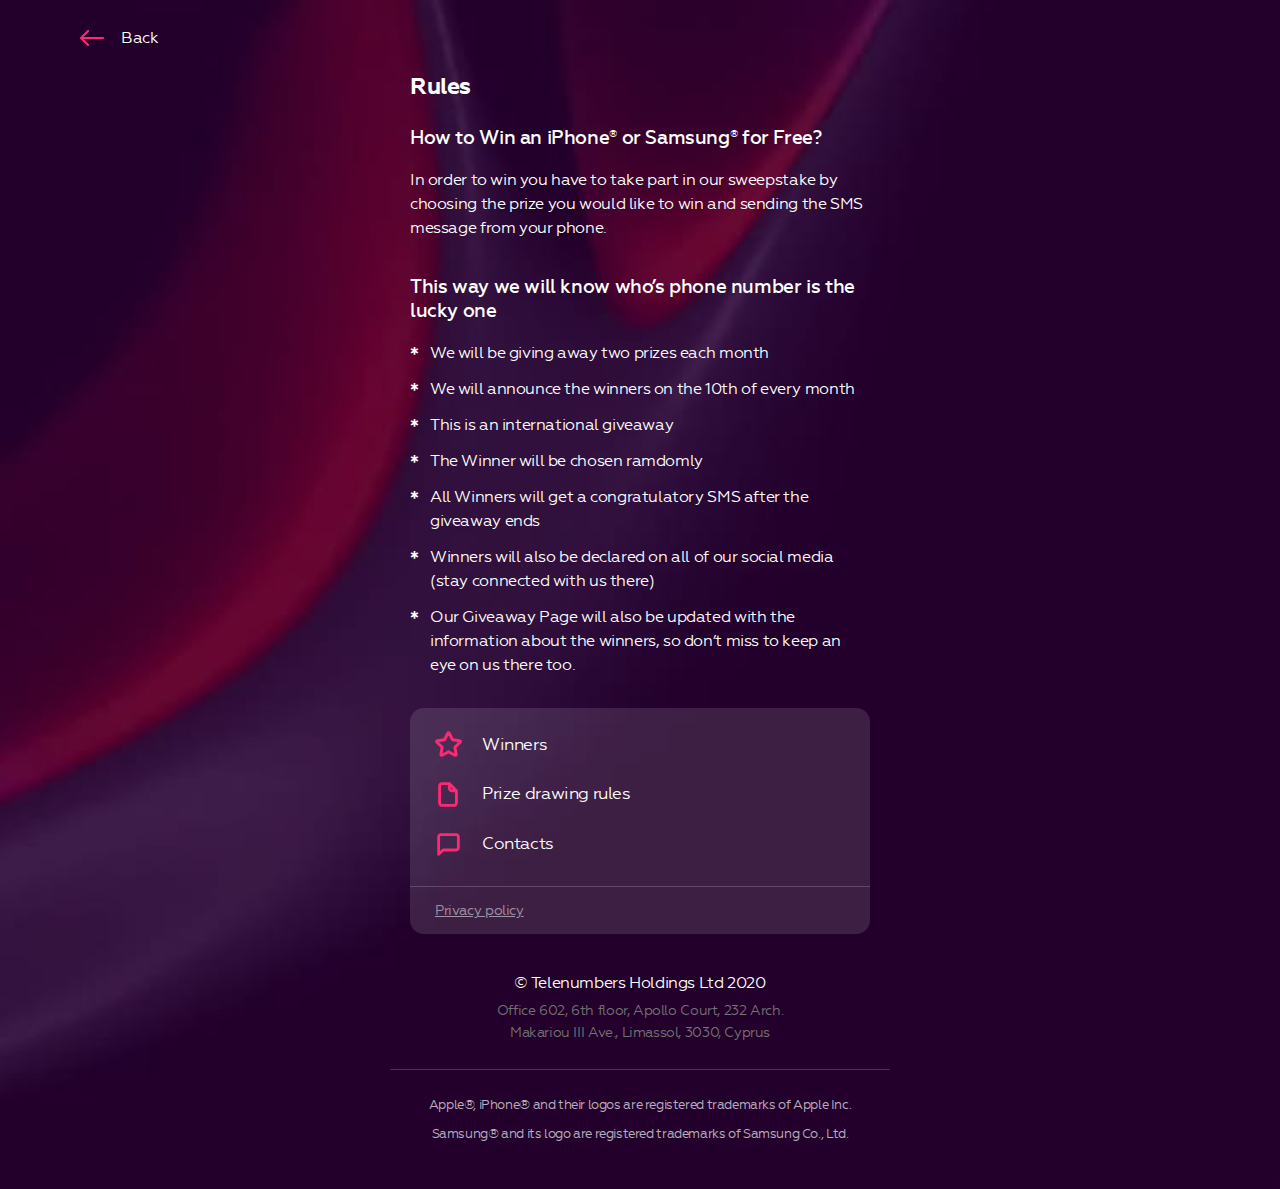
<file: rules.html>
<!DOCTYPE html>
<html lang="en">
<head>
    <!-- Google Tag Manager -->
    <script>(function(w,d,s,l,i){w[l]=w[l]||[];w[l].push({'gtm.start':
    new Date().getTime(),event:'gtm.js'});var f=d.getElementsByTagName(s)[0],
    j=d.createElement(s),dl=l!='dataLayer'?'&l='+l:'';j.async=true;j.src=
    'https://www.googletagmanager.com/gtm.js?id='+i+dl;f.parentNode.insertBefore(j,f);
    })(window,document,'script','dataLayer','GTM-MFJRRHP');</script>
    <!-- End Google Tag Manager -->

    <!-- Global site tag (gtag.js) - Google Analytics -->
    <script async src="https://www.googletagmanager.com/gtag/js?id=UA-172728196-1"></script>
    <script>
      window.dataLayer = window.dataLayer || [];
      function gtag(){dataLayer.push(arguments);}
      gtag('js', new Date());

      gtag('config', 'UA-172728196-1');
    </script>

    <meta charset="UTF-8">
    <meta name="keywords" content=""/> 
    <meta name="description" content=""/>
    <meta http-equiv="Content-Security-Policy" content="default-src 'self'; script-src 'self' 'unsafe-inline' https:; manifest-src 'self'">
    <meta name="viewport" content="width=device-width, initial-scale=1.0, maximum-scale=1.0, user-scalable=yes"/>
    <link rel="apple-touch-icon" sizes="180x180" href="assets/images/apple-touch-icon.png">
	<link rel="icon" type="image/png" sizes="32x32" href="assets/images/favicon-32x32.png">
    <link rel="icon" type="image/png" sizes="16x16" href="assets/images/favicon-16x16.png">
    <link rel="manifest" href="assets/images/site.webmanifest">
    <link rel="mask-icon" href="assets/images/safari-pinned-tab.svg" color="#5bbad5">
    <link rel="shortcut icon" href="favicon.ico">
    <meta name="msapplication-TileColor" content="#da532c">
	<meta name="msapplication-config" content="assets/images/browserconfig.xml">
	<meta name="theme-color" content="#ffffff">
    <title>SMS Contest</title>
    <style>
        body {background-color: #30003D;}.holder {margin: 0 auto;padding: 0 20px;max-width: 376px;box-sizing: border-box;}h1 {font-weight: 900;font-size: 26px;line-height: 29px;margin-bottom: 14px;color: #ffffff;}p {color: #ffffff;}a {text-decoration: none;color: #ffffff;text-transform: uppercase;display: inline-block;font-weight: 900;outline: none;-webkit-tap-highlight-color: rgba(0,0,0,0);-webkit-tap-highlight-color: transparent;}.btn {display: block;background-color: #FF2875;}
    </style>
    <link rel="stylesheet" href="/assets/css/style.css?3">

    <!-- Facebook Pixel Code -->
    <script>
    !function(f,b,e,v,n,t,s)
    {if(f.fbq)return;n=f.fbq=function(){n.callMethod?
    n.callMethod.apply(n,arguments):n.queue.push(arguments)};
    if(!f._fbq)f._fbq=n;n.push=n;n.loaded=!0;n.version='2.0';
    n.queue=[];t=b.createElement(e);t.async=!0;
    t.src=v;s=b.getElementsByTagName(e)[0];
    s.parentNode.insertBefore(t,s)}(window, document,'script',
    'https://connect.facebook.net/en_US/fbevents.js');
    fbq('init', '325889015244980');
    fbq('track', 'PageView');
    </script>
    <noscript><img height="1" width="1" style="display:none"
    src="https://www.facebook.com/tr?id=325889015244980&ev=PageView&noscript=1"
    /></noscript>
    <!-- End Facebook Pixel Code -->
</head>
<body>
    <!-- Google Tag Manager (noscript) -->
    <noscript><iframe src="https://www.googletagmanager.com/ns.html?id=GTM-MFJRRHP"
    height="0" width="0" style="display:none;visibility:hidden"></iframe></noscript>
    <!-- End Google Tag Manager (noscript) -->

    <div class="layout">
        <div id="back"><a href="/" onclick="history.back();return false;">Back</a></div>

        <section class="inner rules">
            <div class="holder">
                <h1>Rules</h1>
                   
                <h2>How to Win an iPhone<sup>&reg;</sup> or Samsung<sup>&reg;</sup> for Free?</h2>           
                <p>In order to win you have to take part in our sweepstake by choosing the prize you would like to win and sending the SMS message from your phone.</p>

                <h2>This way we will know who’s phone number is the lucky one</h2>
                <ul>
                    <li>We will be giving away two prizes each month</li>
                    <li>We will announce the winners on the 10th of every month</li>
                    <li>This is an international giveaway</li>
                    <li>The Winner will be chosen ramdomly</li>
                    <li>All Winners will get a congratulatory SMS after the giveaway ends</li>
                    <li>Winners will also be declared on all of our social media (stay connected with us there)</li>
                    <li>Our Giveaway Page will also be updated with the information about the winners, so don’t miss to keep an eye on us there too.</li>
                </ul>
            </div>
        </section>

        <div id="mn-main" class="holder">
            <div class="wrap">
                <ul>
                    <li class="winners"><a href="/winners.html">Winners </a></li>
                    <li class="rules"><a href="/rules.html">Prize drawing rules</a></li>
                    <li class="contacts"><a href="/contacts.html">Contacts</a></li>
                </ul>
                <a href="privacy.html" class="privacy">Privacy policy</a>
            </div>
        </div>

        <footer>
            <div class="holder">
                <div id="copyright">&copy; Telenumbers Holdings Ltd 2020</div>
                <div id="address">Office 602, 6th floor, Apollo Court, 232 Arch. Makariou III Ave., Limassol, 3030, Cyprus</div>
            </div>
            <div class="holder" id="trademarks">
                <p>Apple&reg;, iPhone&reg; and their logos are registered trademarks of Apple Inc.</p>
                <p>Samsung&reg; and its logo are registered trademarks of Samsung Co., Ltd.</p>
            </div>
        </footer>
    </div>

    <script type="text/javascript" src="assets/js/scripts.js?2"></script>
</body>
</html>
</file>
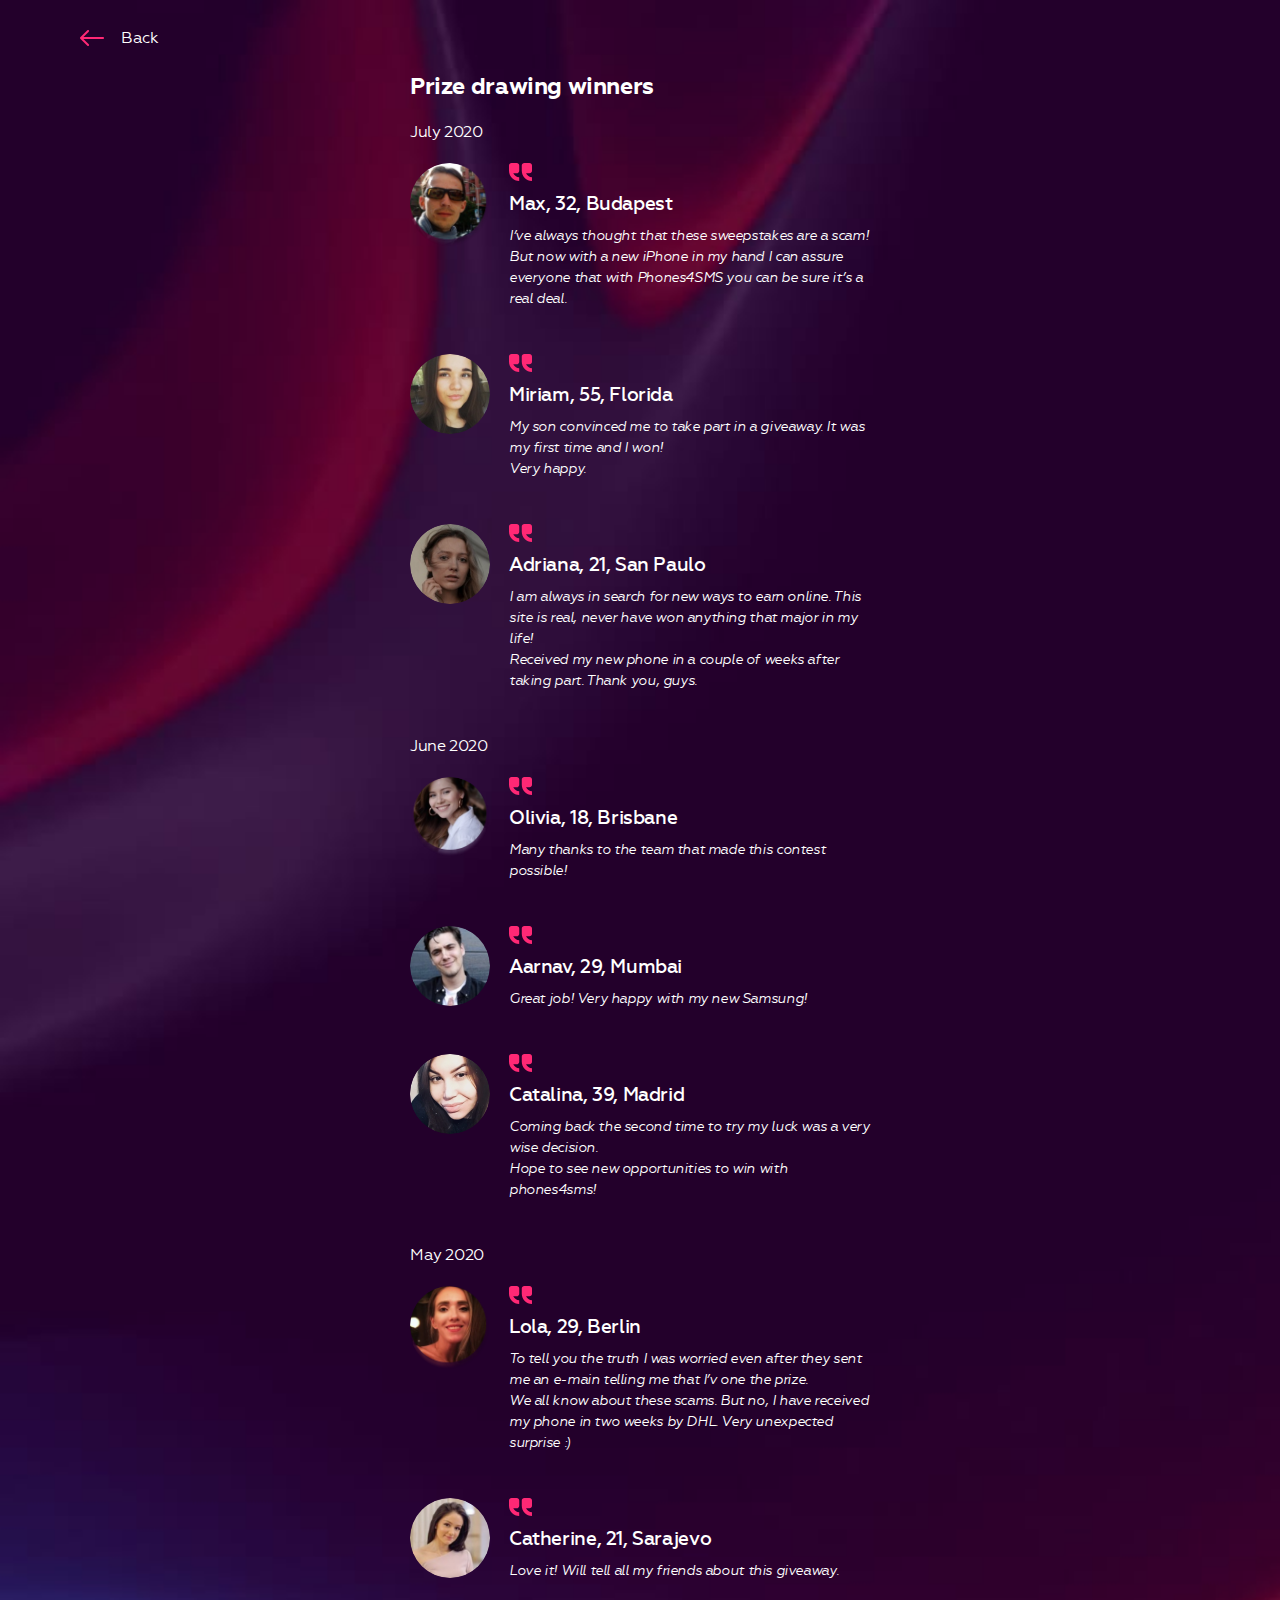
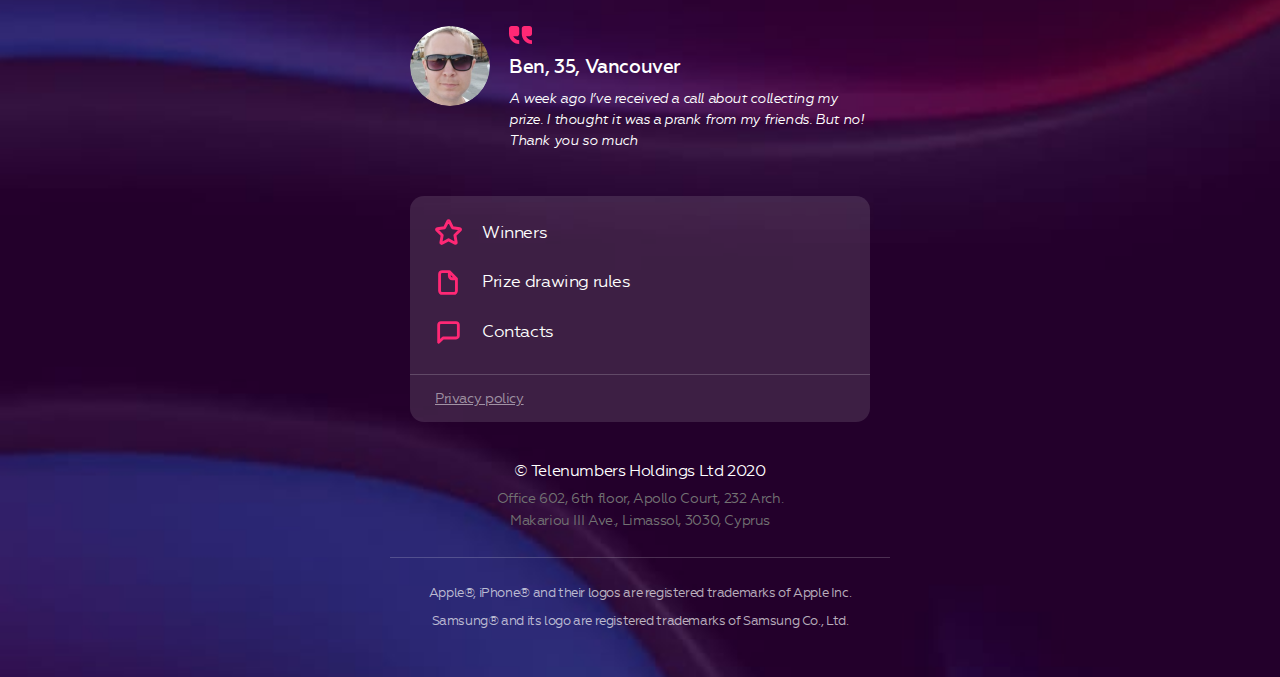
<file: winners.html>
<!DOCTYPE html>
<html lang="en">
<head>
    <!-- Google Tag Manager -->
    <script>(function(w,d,s,l,i){w[l]=w[l]||[];w[l].push({'gtm.start':
    new Date().getTime(),event:'gtm.js'});var f=d.getElementsByTagName(s)[0],
    j=d.createElement(s),dl=l!='dataLayer'?'&l='+l:'';j.async=true;j.src=
    'https://www.googletagmanager.com/gtm.js?id='+i+dl;f.parentNode.insertBefore(j,f);
    })(window,document,'script','dataLayer','GTM-MFJRRHP');</script>
    <!-- End Google Tag Manager -->

    <!-- Global site tag (gtag.js) - Google Analytics -->
    <script async src="https://www.googletagmanager.com/gtag/js?id=UA-172728196-1"></script>
    <script>
      window.dataLayer = window.dataLayer || [];
      function gtag(){dataLayer.push(arguments);}
      gtag('js', new Date());

      gtag('config', 'UA-172728196-1');
    </script>

    <meta charset="UTF-8">
    <meta name="keywords" content=""/> 
    <meta name="description" content=""/>
    <meta http-equiv="Content-Security-Policy" content="default-src 'self'; script-src 'self' 'unsafe-inline' https:; manifest-src 'self'">
    <meta name="viewport" content="width=device-width, initial-scale=1.0, maximum-scale=1.0, user-scalable=yes"/>
    <link rel="apple-touch-icon" sizes="180x180" href="assets/images/apple-touch-icon.png">
	<link rel="icon" type="image/png" sizes="32x32" href="assets/images/favicon-32x32.png">
    <link rel="icon" type="image/png" sizes="16x16" href="assets/images/favicon-16x16.png">
    <link rel="manifest" href="assets/images/site.webmanifest">
    <link rel="mask-icon" href="assets/images/safari-pinned-tab.svg" color="#5bbad5">
    <link rel="shortcut icon" href="favicon.ico">
    <meta name="msapplication-TileColor" content="#da532c">
	<meta name="msapplication-config" content="assets/images/browserconfig.xml">
	<meta name="theme-color" content="#ffffff">
    <title>SMS Contest</title>
    <style>
        body {background-color: #30003D;}.holder {margin: 0 auto;padding: 0 20px;max-width: 376px;box-sizing: border-box;}h1 {font-weight: 900;font-size: 26px;line-height: 29px;margin-bottom: 14px;color: #ffffff;}p {color: #ffffff;}a {text-decoration: none;color: #ffffff;text-transform: uppercase;display: inline-block;font-weight: 900;outline: none;-webkit-tap-highlight-color: rgba(0,0,0,0);-webkit-tap-highlight-color: transparent;}.btn {display: block;background-color: #FF2875;}
    </style>
    <link rel="stylesheet" href="/assets/css/style.css?3">

    <!-- Facebook Pixel Code -->
    <script>
    !function(f,b,e,v,n,t,s)
    {if(f.fbq)return;n=f.fbq=function(){n.callMethod?
    n.callMethod.apply(n,arguments):n.queue.push(arguments)};
    if(!f._fbq)f._fbq=n;n.push=n;n.loaded=!0;n.version='2.0';
    n.queue=[];t=b.createElement(e);t.async=!0;
    t.src=v;s=b.getElementsByTagName(e)[0];
    s.parentNode.insertBefore(t,s)}(window, document,'script',
    'https://connect.facebook.net/en_US/fbevents.js');
    fbq('init', '325889015244980');
    fbq('track', 'PageView');
    </script>
    <noscript><img height="1" width="1" style="display:none"
    src="https://www.facebook.com/tr?id=325889015244980&ev=PageView&noscript=1"
    /></noscript>
    <!-- End Facebook Pixel Code -->
</head>
<body>
    <!-- Google Tag Manager (noscript) -->
    <noscript><iframe src="https://www.googletagmanager.com/ns.html?id=GTM-MFJRRHP"
    height="0" width="0" style="display:none;visibility:hidden"></iframe></noscript>
    <!-- End Google Tag Manager (noscript) -->

    <div class="layout">
        <div id="back"><a href="/" onclick="history.back();return false;">Back</a></div>

        <section class="inner winners">
            <div class="holder">
                <h1>Prize drawing winners</h1>
                    
                <a name="#july" class="month">July 2020</a>
                <ul>
                    <li>
                        <img src="assets/images/winner1.png" alt="Max, 32, Budapest" title="Max, 32, Budapest">
                        <div class="info">
                            <h3>Max, 32, Budapest</h3>
                            <cite>I’ve always thought that these sweepstakes are a scam! But now with a new iPhone in my hand I can assure everyone that with Phones4SMS you can be sure it’s a real deal.</cite>
                        </div>
                    </li>

                    <li>
                        <img src="assets/images/winner2.png" alt="Miriam, 55, Florida" title="Miriam, 55, Florida">
                        <div class="info">
                            <h3>Miriam, 55, Florida</h3>
                            <cite>My son convinced me to take part in a giveaway. It was my first time and I won! <br>Very happy.</cite>
                        </div>
                    </li>

                    <li>
                        <img src="assets/images/winner3.png" alt="Adriana, 21, San Paulo" title="Adriana, 21, San Paulo">
                        <div class="info">
                            <h3>Adriana, 21, San Paulo</h3>
                            <cite>I am always in search for new ways to earn online. This site is real, never have won anything that major in my life! <br>Received my new phone in a couple of weeks after taking part. Thank you, guys.</cite>
                        </div>
                    </li>
                </ul>

                <a name="#june" class="month">June 2020</a>
                <ul>
                    <li>
                        <img src="assets/images/winner4.png" alt="Olivia, 18, Brisbane" title="Olivia, 18, Brisbane">
                        <div class="info">
                            <h3>Olivia, 18, Brisbane</h3>
                            <cite>Many thanks to the team that made this contest possible!</cite>
                        </div>
                    </li>

                    <li>
                        <img src="assets/images/winner5.png" alt="Aarnav, 29, Mumbai" title="Aarnav, 29, Mumbai">
                        <div class="info">
                            <h3>Aarnav, 29, Mumbai</h3>
                            <cite>Great job! Very happy with my new Samsung!</cite>
                        </div>
                    </li>

                    <li>
                        <img src="assets/images/winner6.png" alt="Catalina, 39, Madrid" title="Catalina, 39, Madrid">
                        <div class="info">
                            <h3>Catalina, 39, Madrid</h3>
                            <cite>Coming back the second time to try my luck was a very wise decision. <br>Hope to see new opportunities to win with phones4sms!</cite>
                        </div>
                    </li>
                </ul>

                <a name="#may" class="month">May 2020</a>
                <ul>
                    <li>
                        <img src="assets/images/winner7.png" alt="Lola, 29, Berlin" title="Lola, 29, Berlin">
                        <div class="info">
                            <h3>Lola, 29, Berlin</h3>
                            <cite>To tell you the truth I was worried even after they sent me an e-main telling me that I’v one the prize. <br>We all know about these scams. But no, I have received my phone in two weeks by DHL. Very unexpected surprise :)</cite>
                        </div>
                    </li>

                    <li>
                        <img src="assets/images/winner8.png" alt="Catherine, 21, Sarajevo" title="Catherine, 21, Sarajevo">
                        <div class="info">
                            <h3>Catherine, 21, Sarajevo</h3>
                            <cite>Love it! Will tell all my friends about this giveaway.</cite>
                        </div>
                    </li>

                    <li>
                        <img src="assets/images/winner9.png" alt="Ben, 35, Vancouver" title="Ben, 35, Vancouver">
                        <div class="info">
                            <h3>Ben, 35, Vancouver</h3>
                            <cite>A week ago I’ve received a call about collecting my prize. I thought it was a prank from my friends. But no!<br>Thank you so much</cite>
                        </div>
                    </li>
                </ul>
            </div>
        </section>

        <div id="mn-main" class="holder">
            <div class="wrap">
                <ul>
                    <li class="winners"><a href="/winners.html">Winners </a></li>
                    <li class="rules"><a href="/rules.html">Prize drawing rules</a></li>
                    <li class="contacts"><a href="/contacts.html">Contacts</a></li>
                </ul>
                <a href="privacy.html" class="privacy">Privacy policy</a>
            </div>
        </div>

        <footer>
            <div class="holder">
                <div id="copyright">&copy; Telenumbers Holdings Ltd 2020</div>
                <div id="address">Office 602, 6th floor, Apollo Court, 232 Arch. Makariou III Ave., Limassol, 3030, Cyprus</div>
            </div>
            <div class="holder" id="trademarks">
                <p>Apple&reg;, iPhone&reg; and their logos are registered trademarks of Apple Inc.</p>
                <p>Samsung&reg; and its logo are registered trademarks of Samsung Co., Ltd.</p>
            </div>
        </footer>
    </div>

    <script type="text/javascript" src="assets/js/scripts.js?2"></script>
</body>
</html>
</file>
